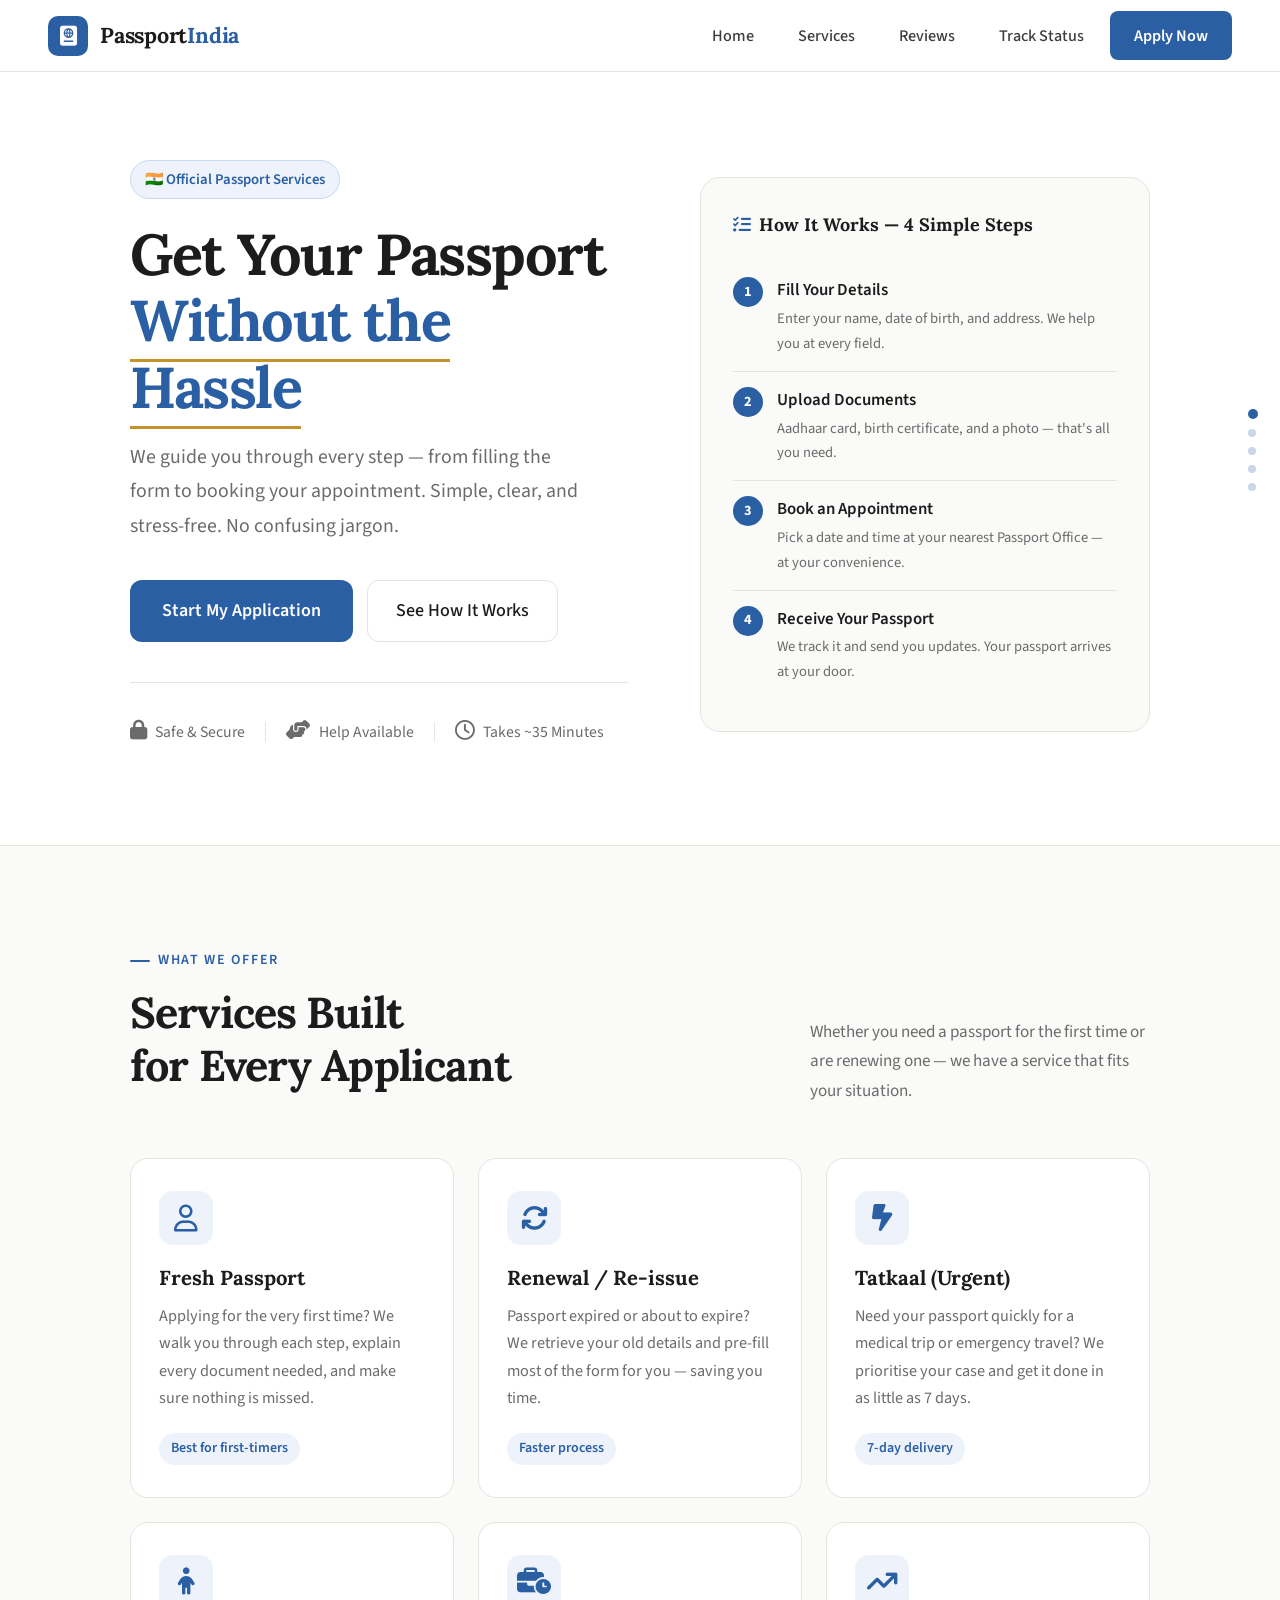
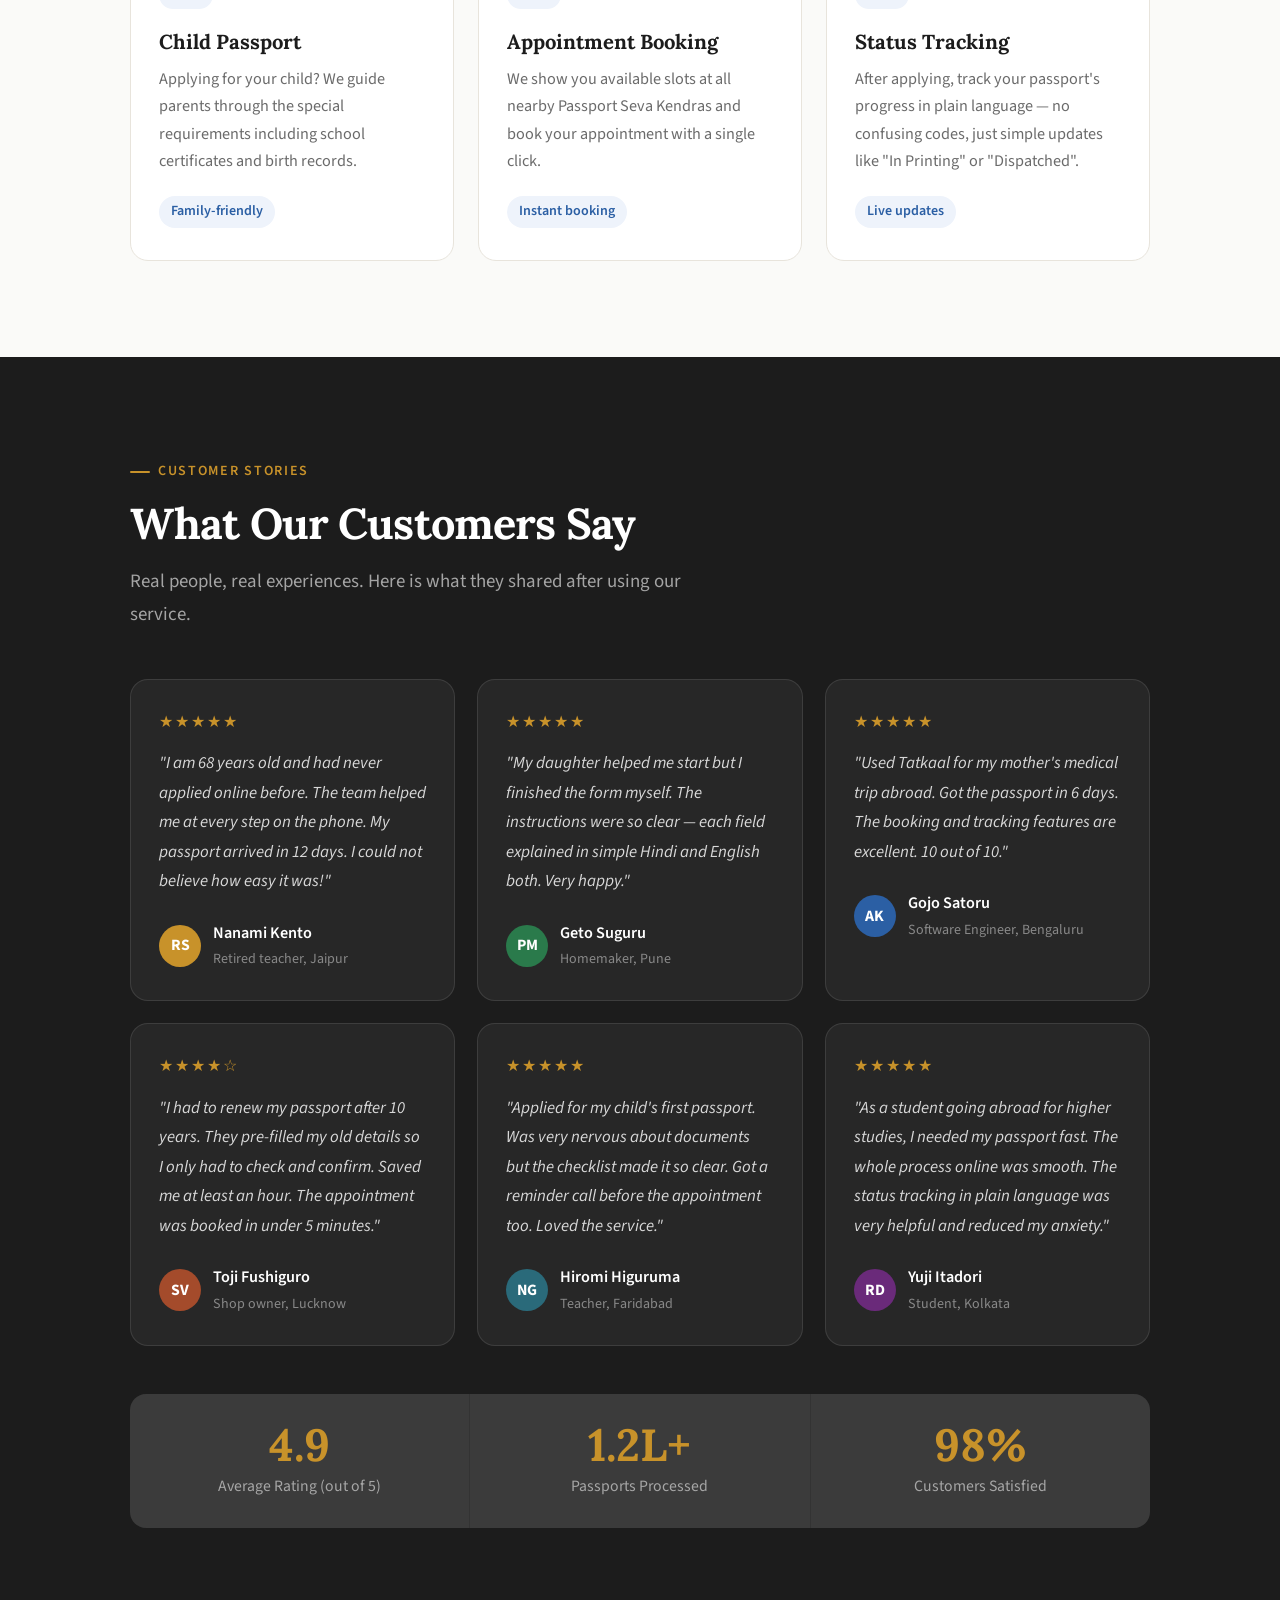
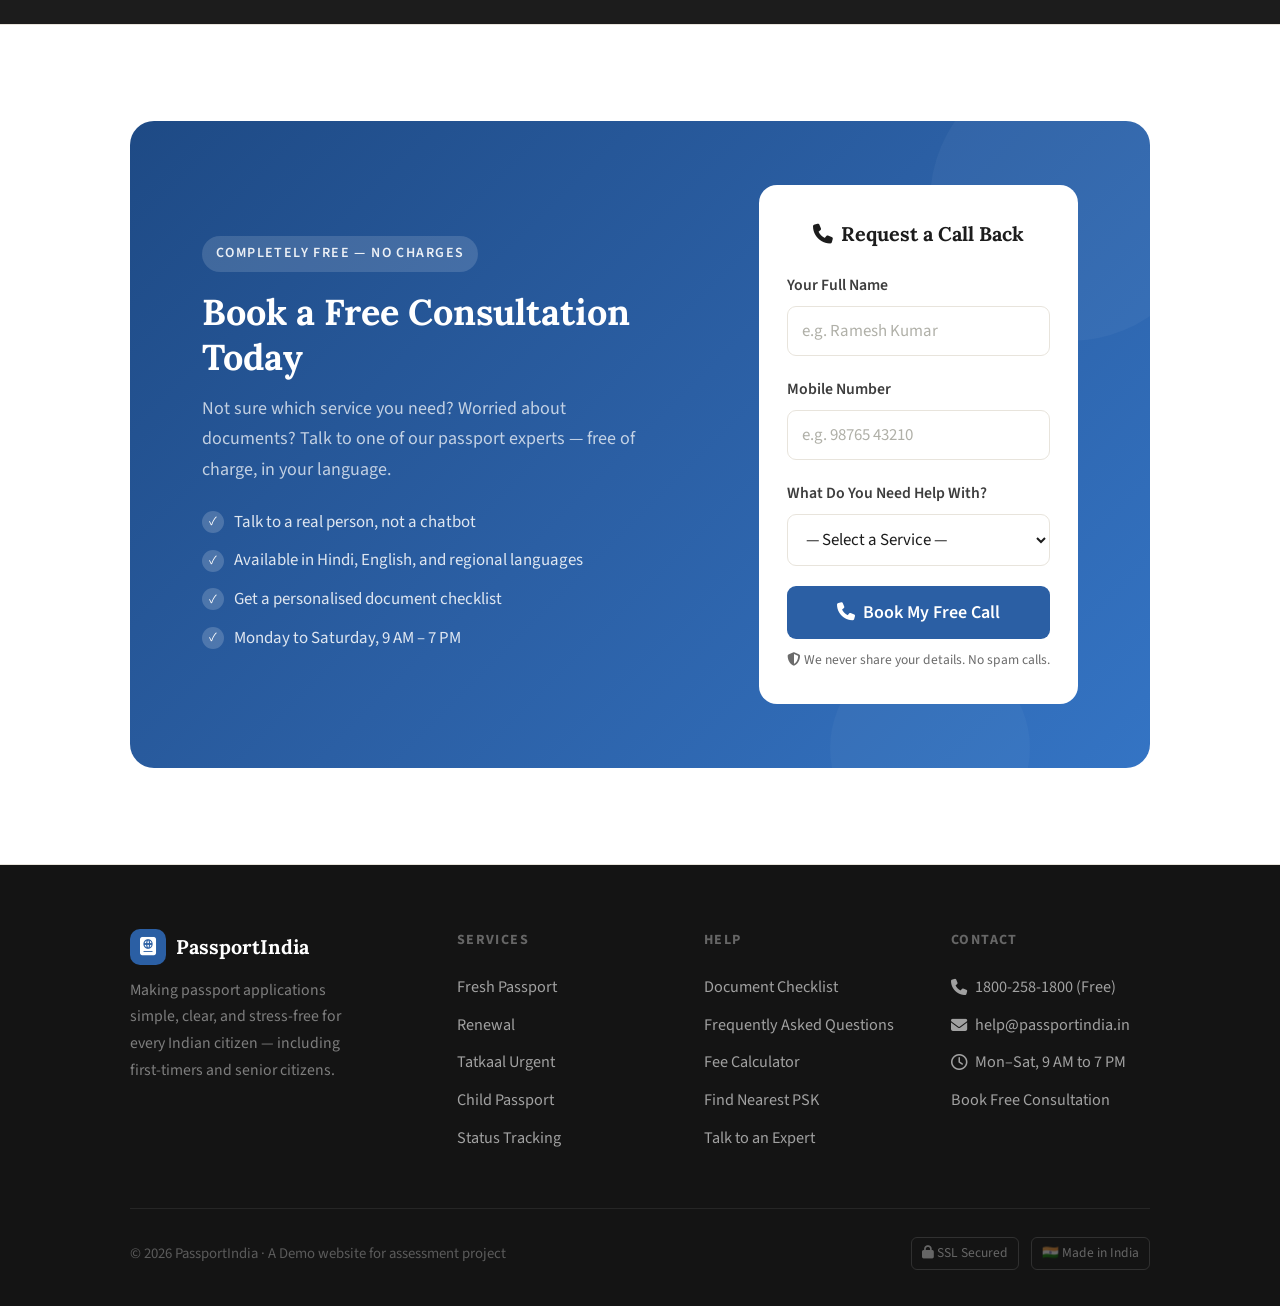
<file: Index.html>
<!DOCTYPE html>
<html lang="en">
<head>
<meta charset="UTF-8">
<meta name="viewport" content="width=device-width, initial-scale=1.0">
<title>PassportIndia – Easy Passport Services</title>
<link href="https://fonts.googleapis.com/css2?family=Lora:wght@400;600;700&family=Source+Sans+3:wght@300;400;500;600&display=swap" rel="stylesheet">
<link rel="stylesheet" href="style.css">
<link rel="stylesheet" href="https://cdnjs.cloudflare.com/ajax/libs/font-awesome/6.5.0/css/all.min.css">
</head>
<body>

<div class="scroll-dots" id="scrollDots">
  <button class="scroll-dot active" data-label="Home" onclick="scrollTo_('#home')"></button>
  <button class="scroll-dot" data-label="Services" onclick="scrollTo_('#services')"></button>
  <button class="scroll-dot" data-label="Reviews" onclick="scrollTo_('#reviews')"></button>
  <button class="scroll-dot" data-label="Consultation" onclick="scrollTo_('#consultation')"></button>
  <button class="scroll-dot" data-label="Footer" onclick="scrollTo_('footer')"></button>
</div>

<nav id="mainNav">
  <a class="logo" href="index.html">
    <div class="logo-mark"><i class="fa-solid fa-passport"></i></div>
    <span class="logo-text">Passport<span>India</span></span>
  </a>
  <div class="nav-links">
    <a class="nav-link" href="#home">Home</a>
    <a class="nav-link" href="#services">Services</a>
    <a class="nav-link" href="#reviews">Reviews</a>
    <a class="nav-link" href="track.html">Track Status</a>
    <a class="nav-cta" href="apply.html">Apply Now</a>
  </div>
</nav>

<section id="home">
  <div class="hero-grid">
    <div>
      <div class="hero-tag reveal">🇮🇳 Official Passport Services</div>
      <h1 class="reveal reveal-delay-1">
        Get Your Passport<br>
        <em>Without the Hassle</em>
      </h1>
      <p class="hero-desc reveal reveal-delay-2">
        We guide you through every step — from filling the form to booking your appointment. Simple, clear, and stress-free. No confusing jargon.
      </p>
      <div class="hero-actions reveal reveal-delay-3">
        <a class="btn-primary" href="apply.html"> Start My Application</a>
        <a class="btn-secondary" href="#services">See How It Works</a>
      </div>
      <div class="hero-trust reveal reveal-delay-4">
        <div class="trust-item"><span class="t-icon"><i class="fa-solid fa-lock"></i></span> Safe &amp; Secure</div>
        <div class="trust-sep"></div>
        <div class="trust-item"><span class="t-icon"><i class="fa-solid fa-handshake-angle"></i></span> Help Available</div>
        <div class="trust-sep"></div>
        <div class="trust-item"><span class="t-icon"><i class="fa-regular fa-clock"></i></span> Takes ~35 Minutes</div>
      </div>
    </div>

    <div class="reveal reveal-delay-2">
      <div class="hero-panel">
        <div class="hero-panel-title"><i class="fa-solid fa-list-check" style="color:var(--accent)"></i> How It Works — 4 Simple Steps</div>
        <div class="steps-list">
          <div class="step-row">
            <div class="step-num">1</div>
            <div><h5>Fill Your Details</h5><p>Enter your name, date of birth, and address. We help you at every field.</p></div>
          </div>
          <div class="step-row">
            <div class="step-num">2</div>
            <div><h5>Upload Documents</h5><p>Aadhaar card, birth certificate, and a photo — that's all you need.</p></div>
          </div>
          <div class="step-row">
            <div class="step-num">3</div>
            <div><h5>Book an Appointment</h5><p>Pick a date and time at your nearest Passport Office — at your convenience.</p></div>
          </div>
          <div class="step-row">
            <div class="step-num">4</div>
            <div><h5>Receive Your Passport</h5><p>We track it and send you updates. Your passport arrives at your door.</p></div>
          </div>
        </div>
      </div>
    </div>
  </div>
</section>

<section id="services">
  <div class="container">
    <div class="services-header">
      <div>
        <div class="section-eyebrow reveal">What We Offer</div>
        <h2 class="section-title reveal reveal-delay-1">Services Built<br>for Every Applicant</h2>
      </div>
      <p class="section-body reveal reveal-delay-2" style="max-width:340px;font-size:0.95rem;">
        Whether you need a passport for the first time or are renewing one — we have a service that fits your situation.
      </p>
    </div>

    <div class="services-grid">
      <div class="service-card reveal reveal-delay-1">
        <div class="service-icon-wrap"><i class="fa-regular fa-user"></i></div>
        <h3>Fresh Passport</h3>
        <p>Applying for the very first time? We walk you through each step, explain every document needed, and make sure nothing is missed.</p>
        <span class="service-tag">Best for first-timers</span>
      </div>
      <div class="service-card reveal reveal-delay-2">
        <div class="service-icon-wrap"><i class="fa-solid fa-arrows-rotate"></i></div>
        <h3>Renewal / Re-issue</h3>
        <p>Passport expired or about to expire? We retrieve your old details and pre-fill most of the form for you — saving you time.</p>
        <span class="service-tag">Faster process</span>
      </div>
      <div class="service-card reveal reveal-delay-3">
        <div class="service-icon-wrap"><i class="fa-solid fa-bolt-lightning"></i></div>
        <h3>Tatkaal (Urgent)</h3>
        <p>Need your passport quickly for a medical trip or emergency travel? We prioritise your case and get it done in as little as 7 days.</p>
        <span class="service-tag">7-day delivery</span>
      </div>
      <div class="service-card reveal reveal-delay-1">
        <div class="service-icon-wrap"><i class="fa-solid fa-child"></i></div>
        <h3>Child Passport</h3>
        <p>Applying for your child? We guide parents through the special requirements including school certificates and birth records.</p>
        <span class="service-tag">Family-friendly</span>
      </div>
      <div class="service-card reveal reveal-delay-2">
        <div class="service-icon-wrap"><i class="fa-solid fa-business-time"></i></div>
        <h3>Appointment Booking</h3>
        <p>We show you available slots at all nearby Passport Seva Kendras and book your appointment with a single click.</p>
        <span class="service-tag">Instant booking</span>
      </div>
      <div class="service-card reveal reveal-delay-3">
        <div class="service-icon-wrap"><i class="fa-solid fa-arrow-trend-up"></i></div>
        <h3>Status Tracking</h3>
        <p>After applying, track your passport's progress in plain language — no confusing codes, just simple updates like "In Printing" or "Dispatched".</p>
        <span class="service-tag">Live updates</span>
      </div>
    </div>
  </div>
</section>

<section id="reviews">
  <div class="container">
    <div class="section-eyebrow reveal">Customer Stories</div>
    <h2 class="section-title reveal reveal-delay-1">What Our Customers Say</h2>
    <p class="section-body reveal reveal-delay-2">Real people, real experiences. Here is what they shared after using our service.</p>

    <div class="reviews-grid" style="margin-top:48px;">
      <div class="review-card reveal reveal-delay-1">
        <div class="stars">★★★★★</div>
        <p class="review-text">"I am 68 years old and had never applied online before. The team helped me at every step on the phone. My passport arrived in 12 days. I could not believe how easy it was!"</p>
        <div class="review-author">
          <div class="author-avatar av-gold">RS</div>
          <div class="author-info"><h5>Nanami Kento</h5><p>Retired teacher, Jaipur</p></div>
        </div>
      </div>
      <div class="review-card reveal reveal-delay-2">
        <div class="stars">★★★★★</div>
        <p class="review-text">"My daughter helped me start but I finished the form myself. The instructions were so clear — each field explained in simple Hindi and English both. Very happy."</p>
        <div class="review-author">
          <div class="author-avatar av-green">PM</div>
          <div class="author-info"><h5>Geto Suguru</h5><p>Homemaker, Pune</p></div>
        </div>
      </div>
      <div class="review-card reveal reveal-delay-3">
        <div class="stars">★★★★★</div>
        <p class="review-text">"Used Tatkaal for my mother's medical trip abroad. Got the passport in 6 days. The booking and tracking features are excellent. 10 out of 10."</p>
        <div class="review-author">
          <div class="author-avatar av-blue">AK</div>
          <div class="author-info"><h5>Gojo Satoru</h5><p>Software Engineer, Bengaluru</p></div>
        </div>
      </div>
      <div class="review-card reveal reveal-delay-1">
        <div class="stars">★★★★☆</div>
        <p class="review-text">"I had to renew my passport after 10 years. They pre-filled my old details so I only had to check and confirm. Saved me at least an hour. The appointment was booked in under 5 minutes."</p>
        <div class="review-author">
          <div class="author-avatar av-rust">SV</div>
          <div class="author-info"><h5>Toji Fushiguro</h5><p>Shop owner, Lucknow</p></div>
        </div>
      </div>
      <div class="review-card reveal reveal-delay-2">
        <div class="stars">★★★★★</div>
        <p class="review-text">"Applied for my child's first passport. Was very nervous about documents but the checklist made it so clear. Got a reminder call before the appointment too. Loved the service."</p>
        <div class="review-author">
          <div class="author-avatar av-teal">NG</div>
          <div class="author-info"><h5>Hiromi Higuruma</h5><p>Teacher, Faridabad</p></div>
        </div>
      </div>
      <div class="review-card reveal reveal-delay-3">
        <div class="stars">★★★★★</div>
        <p class="review-text">"As a student going abroad for higher studies, I needed my passport fast. The whole process online was smooth. The status tracking in plain language was very helpful and reduced my anxiety."</p>
        <div class="review-author">
          <div class="author-avatar av-plum">RD</div>
          <div class="author-info"><h5>Yuji Itadori</h5><p>Student, Kolkata</p></div>
        </div>
      </div>
    </div>

    <div class="reviews-stat-row reveal" style="margin-top:48px;">
      <div class="stat-block"><div class="num">4.9</div><div class="lbl">Average Rating (out of 5)</div></div>
      <div class="stat-block"><div class="num">1.2L+</div><div class="lbl">Passports Processed</div></div>
      <div class="stat-block"><div class="num">98%</div><div class="lbl">Customers Satisfied</div></div>
    </div>
  </div>
</section>

<section id="consultation">
  <div class="container">
    <div class="cta-card reveal">
      <div>
        <div class="cta-eyebrow">Completely Free — No Charges</div>
        <h2>Book a Free Consultation Today</h2>
        <p>Not sure which service you need? Worried about documents? Talk to one of our passport experts — free of charge, in your language.</p>
        <div class="cta-points">
          <div class="cta-point"><div class="cta-check">✓</div> Talk to a real person, not a chatbot</div>
          <div class="cta-point"><div class="cta-check">✓</div> Available in Hindi, English, and regional languages</div>
          <div class="cta-point"><div class="cta-check">✓</div> Get a personalised document checklist</div>
          <div class="cta-point"><div class="cta-check">✓</div> Monday to Saturday, 9 AM – 7 PM</div>
        </div>
      </div>
      <div class="cta-form-side reveal reveal-delay-2">
        <div class="cta-form">
          <h4><i class="fa-solid fa-phone"></i> Request a Call Back</h4>
          <div id="consultForm">
            <div class="form-group">
              <label>Your Full Name</label>
              <input type="text" id="c-name" placeholder="e.g. Ramesh Kumar">
            </div>
            <div class="form-group">
              <label>Mobile Number</label>
              <input type="tel" id="c-phone" placeholder="e.g. 98765 43210">
            </div>
            <div class="form-group">
              <label>What Do You Need Help With?</label>
              <select id="c-type">
                <option value="">— Select a Service —</option>
                <option>Fresh Passport (First Time)</option>
                <option>Passport Renewal</option>
                <option>Tatkaal / Urgent Passport</option>
                <option>Child Passport</option>
                <option>Tracking My Application</option>
                <option>I'm Not Sure — Need Guidance</option>
              </select>
            </div>
            <button class="btn-cta-submit" onclick="submitConsult()"><i class="fa-solid fa-phone"></i> Book My Free Call</button>
            <div class="form-note"><i class="fa-solid fa-shield-halved"></i> We never share your details. No spam calls.</div>
          </div>
          <div class="form-success" id="consultSuccess">
            <div class="s-icon"><i class="fa-solid fa-circle-check"></i></div>
            <h5>Call Booked Successfully!</h5>
            <p>Our expert will call you within 2 hours between 9 AM – 7 PM.</p>
          </div>
        </div>
      </div>
    </div>
  </div>
</section>

<footer>
  <div class="footer-grid">
    <div class="footer-brand">
      <div style="display:flex;align-items:center;gap:10px;margin-bottom:12px;">
        <div class="logo-mark" style="background:var(--accent);color:white;border-radius:10px;width:36px;height:36px;display:flex;align-items:center;justify-content:center;font-size:1rem;"><i class="fa-solid fa-passport"></i></div>
        <span style="font-family:'Lora',serif;font-size:1.1rem;font-weight:700;color:white;">PassportIndia</span>
      </div>
      <p>Making passport applications simple, clear, and stress-free for every Indian citizen — including first-timers and senior citizens.</p>
    </div>
    <div class="footer-col">
      <h5>Services</h5>
      <a class="footer-link" href="apply.html">Fresh Passport</a>
      <a class="footer-link" href="apply.html">Renewal</a>
      <a class="footer-link" href="apply.html">Tatkaal Urgent</a>
      <a class="footer-link" href="apply.html">Child Passport</a>
      <a class="footer-link" href="track.html">Status Tracking</a>
    </div>
    <div class="footer-col">
      <h5>Help</h5>
      <a class="footer-link" href="apply.html">Document Checklist</a>
      <a class="footer-link" href="#consultation">Frequently Asked Questions</a>
      <a class="footer-link" href="#consultation">Fee Calculator</a>
      <a class="footer-link" href="#consultation">Find Nearest PSK</a>
      <a class="footer-link" href="#consultation">Talk to an Expert</a>
    </div>
    <div class="footer-col">
      <h5>Contact</h5>
      <a class="footer-link"><i class="fa-solid fa-phone"></i> 1800-258-1800 (Free)</a>
      <a class="footer-link"><i class="fa-solid fa-envelope"></i> help@passportindia.in</a>
      <a class="footer-link"><i class="fa-regular fa-clock"></i> Mon–Sat, 9 AM to 7 PM</a>
      <a class="footer-link" href="#consultation">Book Free Consultation</a>
    </div>
  </div>
  <div class="footer-bottom">
    <span>© 2026 PassportIndia · A Demo website for assessment project</span>
    <div class="footer-badges">
      <span class="footer-badge"><i class="fa-solid fa-lock"></i> SSL Secured</span>
      <span class="footer-badge">🇮🇳 Made in India</span>
    </div>
  </div>
</footer>

<script src="script.js"></script>
</body>
</html>
</file>
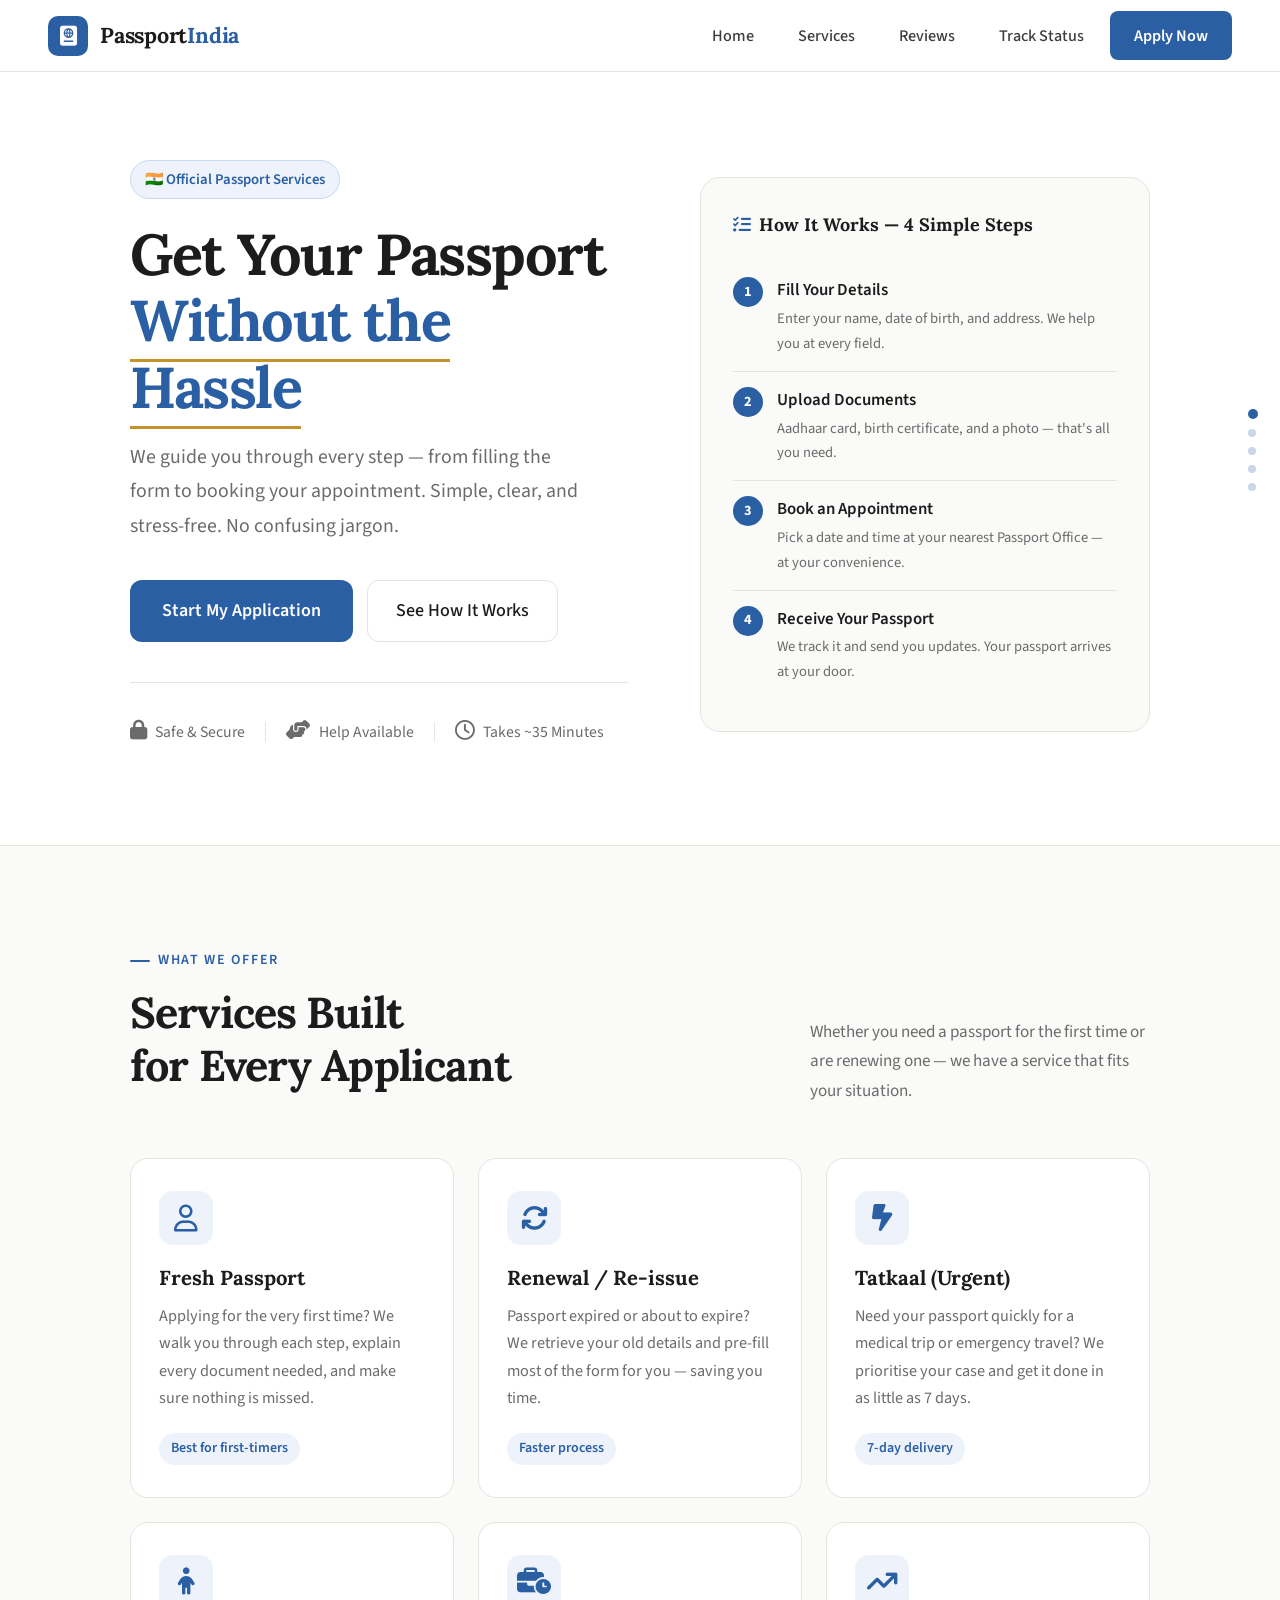
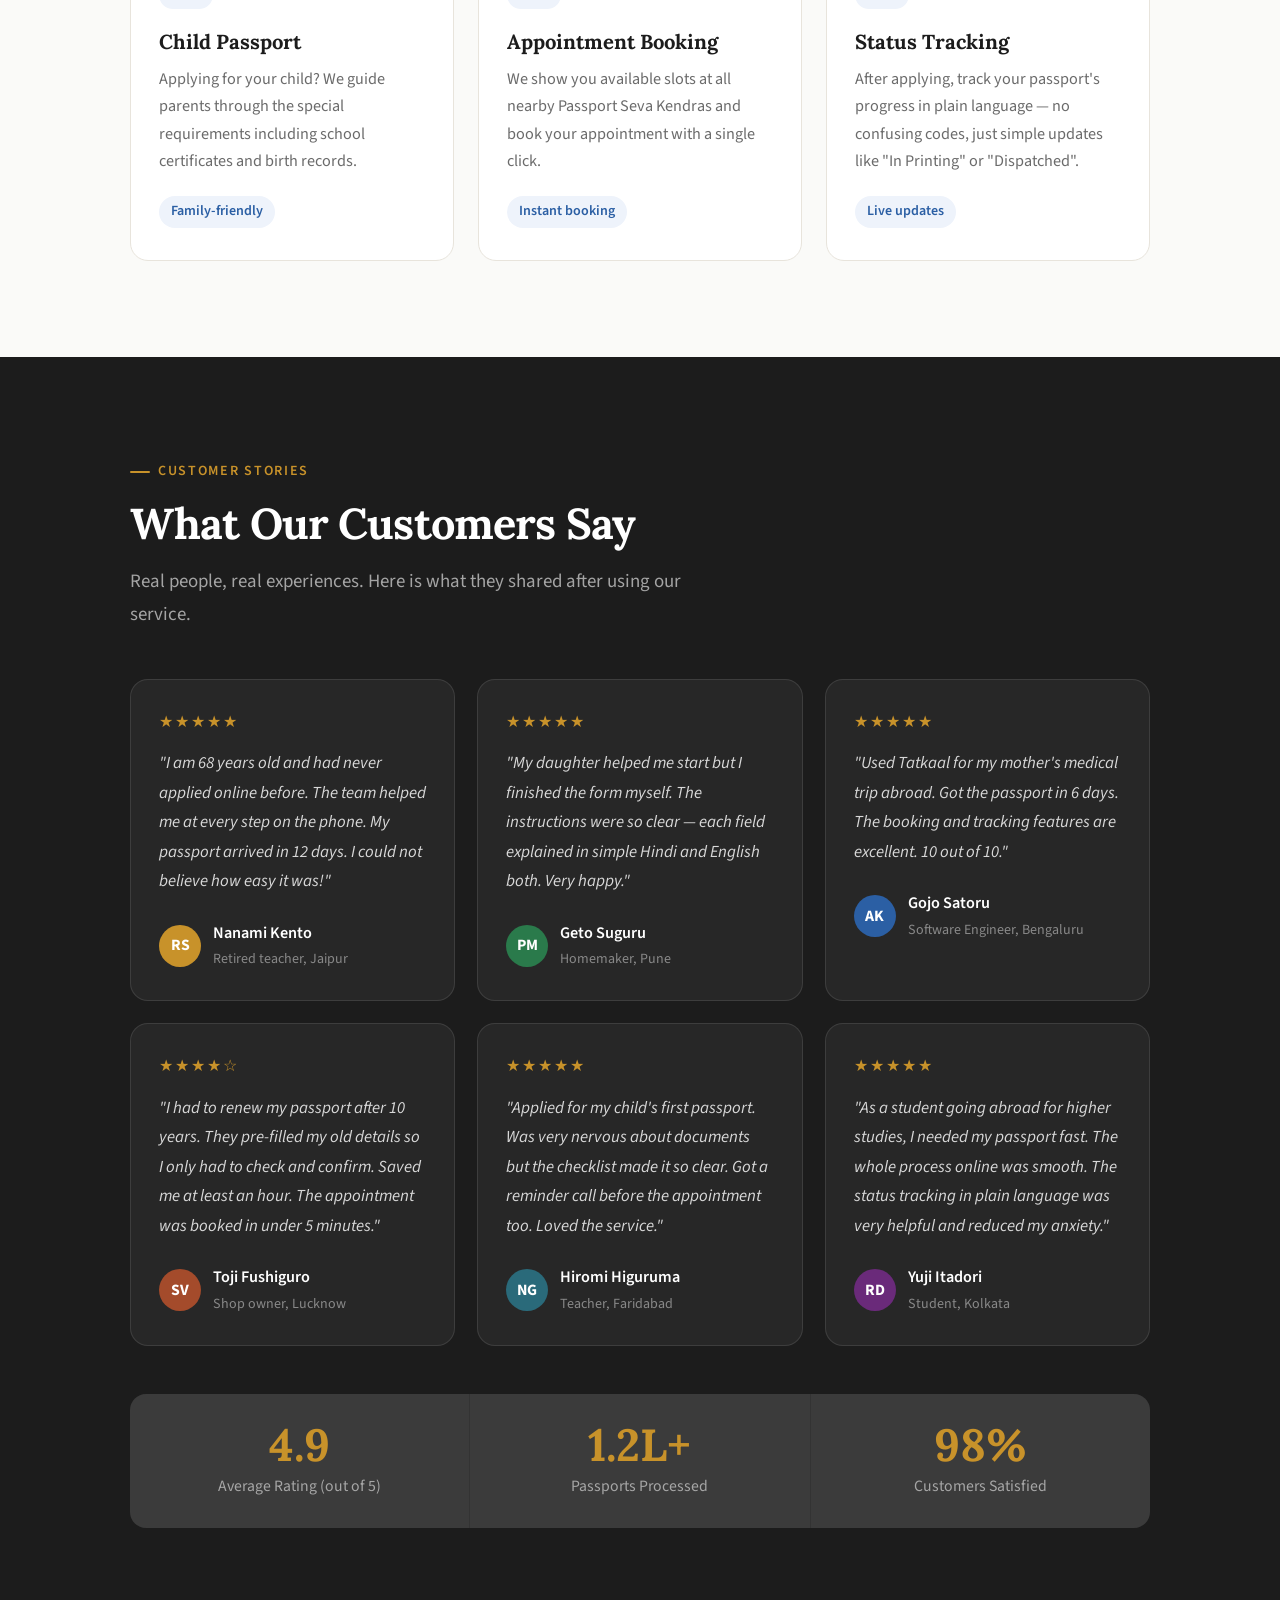
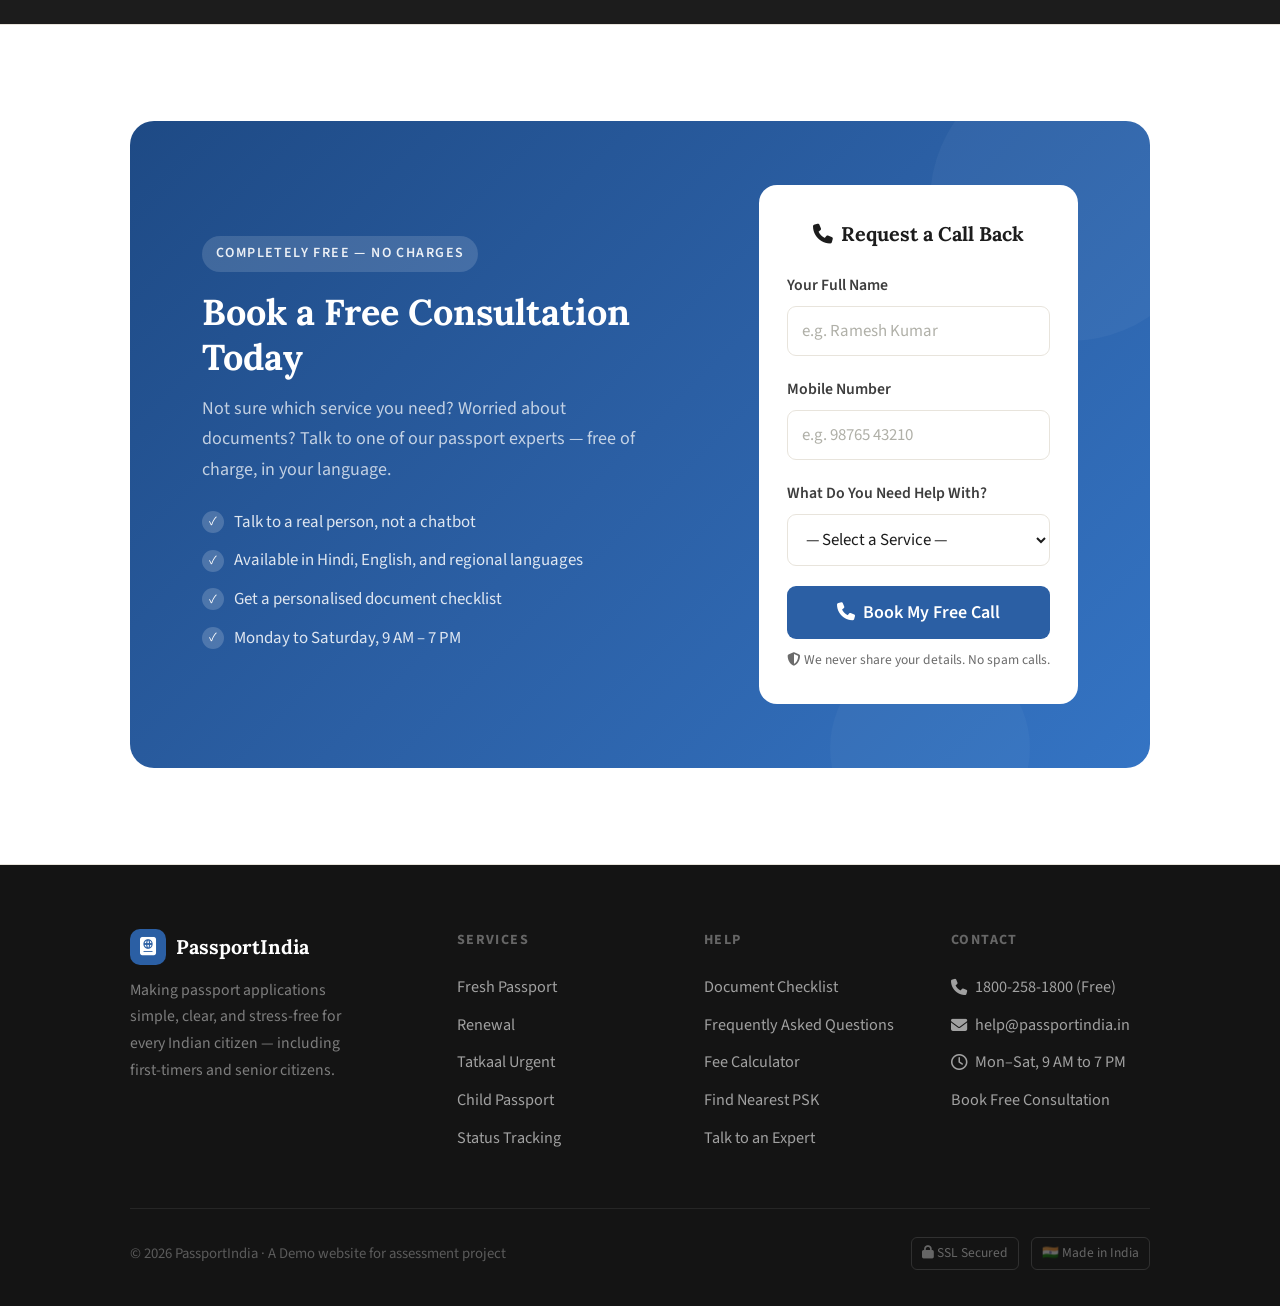
<file: index.html>
<!DOCTYPE html>
<html lang="en">
<head>
<meta charset="UTF-8">
<meta name="viewport" content="width=device-width, initial-scale=1.0">
<title>PassportIndia – Easy Passport Services</title>
<link href="https://fonts.googleapis.com/css2?family=Lora:wght@400;600;700&family=Source+Sans+3:wght@300;400;500;600&display=swap" rel="stylesheet">
<link rel="stylesheet" href="style.css">
<link rel="stylesheet" href="https://cdnjs.cloudflare.com/ajax/libs/font-awesome/6.5.0/css/all.min.css">
</head>
<body>

<div class="scroll-dots" id="scrollDots">
  <button class="scroll-dot active" data-label="Home" onclick="scrollTo_('#home')"></button>
  <button class="scroll-dot" data-label="Services" onclick="scrollTo_('#services')"></button>
  <button class="scroll-dot" data-label="Reviews" onclick="scrollTo_('#reviews')"></button>
  <button class="scroll-dot" data-label="Consultation" onclick="scrollTo_('#consultation')"></button>
  <button class="scroll-dot" data-label="Footer" onclick="scrollTo_('footer')"></button>
</div>

<nav id="mainNav">
  <a class="logo" href="index.html">
    <div class="logo-mark"><i class="fa-solid fa-passport"></i></div>
    <span class="logo-text">Passport<span>India</span></span>
  </a>
  <div class="nav-links">
    <a class="nav-link" href="#home">Home</a>
    <a class="nav-link" href="#services">Services</a>
    <a class="nav-link" href="#reviews">Reviews</a>
    <a class="nav-link" href="track.html">Track Status</a>
    <a class="nav-cta" href="apply.html">Apply Now</a>
  </div>
</nav>

<section id="home">
  <div class="hero-grid">
    <div>
      <div class="hero-tag reveal">🇮🇳 Official Passport Services</div>
      <h1 class="reveal reveal-delay-1">
        Get Your Passport<br>
        <em>Without the Hassle</em>
      </h1>
      <p class="hero-desc reveal reveal-delay-2">
        We guide you through every step — from filling the form to booking your appointment. Simple, clear, and stress-free. No confusing jargon.
      </p>
      <div class="hero-actions reveal reveal-delay-3">
        <a class="btn-primary" href="apply.html"> Start My Application</a>
        <a class="btn-secondary" href="#services">See How It Works</a>
      </div>
      <div class="hero-trust reveal reveal-delay-4">
        <div class="trust-item"><span class="t-icon"><i class="fa-solid fa-lock"></i></span> Safe &amp; Secure</div>
        <div class="trust-sep"></div>
        <div class="trust-item"><span class="t-icon"><i class="fa-solid fa-handshake-angle"></i></span> Help Available</div>
        <div class="trust-sep"></div>
        <div class="trust-item"><span class="t-icon"><i class="fa-regular fa-clock"></i></span> Takes ~35 Minutes</div>
      </div>
    </div>

    <div class="reveal reveal-delay-2">
      <div class="hero-panel">
        <div class="hero-panel-title"><i class="fa-solid fa-list-check" style="color:var(--accent)"></i> How It Works — 4 Simple Steps</div>
        <div class="steps-list">
          <div class="step-row">
            <div class="step-num">1</div>
            <div><h5>Fill Your Details</h5><p>Enter your name, date of birth, and address. We help you at every field.</p></div>
          </div>
          <div class="step-row">
            <div class="step-num">2</div>
            <div><h5>Upload Documents</h5><p>Aadhaar card, birth certificate, and a photo — that's all you need.</p></div>
          </div>
          <div class="step-row">
            <div class="step-num">3</div>
            <div><h5>Book an Appointment</h5><p>Pick a date and time at your nearest Passport Office — at your convenience.</p></div>
          </div>
          <div class="step-row">
            <div class="step-num">4</div>
            <div><h5>Receive Your Passport</h5><p>We track it and send you updates. Your passport arrives at your door.</p></div>
          </div>
        </div>
      </div>
    </div>
  </div>
</section>

<section id="services">
  <div class="container">
    <div class="services-header">
      <div>
        <div class="section-eyebrow reveal">What We Offer</div>
        <h2 class="section-title reveal reveal-delay-1">Services Built<br>for Every Applicant</h2>
      </div>
      <p class="section-body reveal reveal-delay-2" style="max-width:340px;font-size:0.95rem;">
        Whether you need a passport for the first time or are renewing one — we have a service that fits your situation.
      </p>
    </div>

    <div class="services-grid">
      <div class="service-card reveal reveal-delay-1">
        <div class="service-icon-wrap"><i class="fa-regular fa-user"></i></div>
        <h3>Fresh Passport</h3>
        <p>Applying for the very first time? We walk you through each step, explain every document needed, and make sure nothing is missed.</p>
        <span class="service-tag">Best for first-timers</span>
      </div>
      <div class="service-card reveal reveal-delay-2">
        <div class="service-icon-wrap"><i class="fa-solid fa-arrows-rotate"></i></div>
        <h3>Renewal / Re-issue</h3>
        <p>Passport expired or about to expire? We retrieve your old details and pre-fill most of the form for you — saving you time.</p>
        <span class="service-tag">Faster process</span>
      </div>
      <div class="service-card reveal reveal-delay-3">
        <div class="service-icon-wrap"><i class="fa-solid fa-bolt-lightning"></i></div>
        <h3>Tatkaal (Urgent)</h3>
        <p>Need your passport quickly for a medical trip or emergency travel? We prioritise your case and get it done in as little as 7 days.</p>
        <span class="service-tag">7-day delivery</span>
      </div>
      <div class="service-card reveal reveal-delay-1">
        <div class="service-icon-wrap"><i class="fa-solid fa-child"></i></div>
        <h3>Child Passport</h3>
        <p>Applying for your child? We guide parents through the special requirements including school certificates and birth records.</p>
        <span class="service-tag">Family-friendly</span>
      </div>
      <div class="service-card reveal reveal-delay-2">
        <div class="service-icon-wrap"><i class="fa-solid fa-business-time"></i></div>
        <h3>Appointment Booking</h3>
        <p>We show you available slots at all nearby Passport Seva Kendras and book your appointment with a single click.</p>
        <span class="service-tag">Instant booking</span>
      </div>
      <div class="service-card reveal reveal-delay-3">
        <div class="service-icon-wrap"><i class="fa-solid fa-arrow-trend-up"></i></div>
        <h3>Status Tracking</h3>
        <p>After applying, track your passport's progress in plain language — no confusing codes, just simple updates like "In Printing" or "Dispatched".</p>
        <span class="service-tag">Live updates</span>
      </div>
    </div>
  </div>
</section>

<section id="reviews">
  <div class="container">
    <div class="section-eyebrow reveal">Customer Stories</div>
    <h2 class="section-title reveal reveal-delay-1">What Our Customers Say</h2>
    <p class="section-body reveal reveal-delay-2">Real people, real experiences. Here is what they shared after using our service.</p>

    <div class="reviews-grid" style="margin-top:48px;">
      <div class="review-card reveal reveal-delay-1">
        <div class="stars">★★★★★</div>
        <p class="review-text">"I am 68 years old and had never applied online before. The team helped me at every step on the phone. My passport arrived in 12 days. I could not believe how easy it was!"</p>
        <div class="review-author">
          <div class="author-avatar av-gold">RS</div>
          <div class="author-info"><h5>Nanami Kento</h5><p>Retired teacher, Jaipur</p></div>
        </div>
      </div>
      <div class="review-card reveal reveal-delay-2">
        <div class="stars">★★★★★</div>
        <p class="review-text">"My daughter helped me start but I finished the form myself. The instructions were so clear — each field explained in simple Hindi and English both. Very happy."</p>
        <div class="review-author">
          <div class="author-avatar av-green">PM</div>
          <div class="author-info"><h5>Geto Suguru</h5><p>Homemaker, Pune</p></div>
        </div>
      </div>
      <div class="review-card reveal reveal-delay-3">
        <div class="stars">★★★★★</div>
        <p class="review-text">"Used Tatkaal for my mother's medical trip abroad. Got the passport in 6 days. The booking and tracking features are excellent. 10 out of 10."</p>
        <div class="review-author">
          <div class="author-avatar av-blue">AK</div>
          <div class="author-info"><h5>Gojo Satoru</h5><p>Software Engineer, Bengaluru</p></div>
        </div>
      </div>
      <div class="review-card reveal reveal-delay-1">
        <div class="stars">★★★★☆</div>
        <p class="review-text">"I had to renew my passport after 10 years. They pre-filled my old details so I only had to check and confirm. Saved me at least an hour. The appointment was booked in under 5 minutes."</p>
        <div class="review-author">
          <div class="author-avatar av-rust">SV</div>
          <div class="author-info"><h5>Toji Fushiguro</h5><p>Shop owner, Lucknow</p></div>
        </div>
      </div>
      <div class="review-card reveal reveal-delay-2">
        <div class="stars">★★★★★</div>
        <p class="review-text">"Applied for my child's first passport. Was very nervous about documents but the checklist made it so clear. Got a reminder call before the appointment too. Loved the service."</p>
        <div class="review-author">
          <div class="author-avatar av-teal">NG</div>
          <div class="author-info"><h5>Hiromi Higuruma</h5><p>Teacher, Faridabad</p></div>
        </div>
      </div>
      <div class="review-card reveal reveal-delay-3">
        <div class="stars">★★★★★</div>
        <p class="review-text">"As a student going abroad for higher studies, I needed my passport fast. The whole process online was smooth. The status tracking in plain language was very helpful and reduced my anxiety."</p>
        <div class="review-author">
          <div class="author-avatar av-plum">RD</div>
          <div class="author-info"><h5>Yuji Itadori</h5><p>Student, Kolkata</p></div>
        </div>
      </div>
    </div>

    <div class="reviews-stat-row reveal" style="margin-top:48px;">
      <div class="stat-block"><div class="num">4.9</div><div class="lbl">Average Rating (out of 5)</div></div>
      <div class="stat-block"><div class="num">1.2L+</div><div class="lbl">Passports Processed</div></div>
      <div class="stat-block"><div class="num">98%</div><div class="lbl">Customers Satisfied</div></div>
    </div>
  </div>
</section>

<section id="consultation">
  <div class="container">
    <div class="cta-card reveal">
      <div>
        <div class="cta-eyebrow">Completely Free — No Charges</div>
        <h2>Book a Free Consultation Today</h2>
        <p>Not sure which service you need? Worried about documents? Talk to one of our passport experts — free of charge, in your language.</p>
        <div class="cta-points">
          <div class="cta-point"><div class="cta-check">✓</div> Talk to a real person, not a chatbot</div>
          <div class="cta-point"><div class="cta-check">✓</div> Available in Hindi, English, and regional languages</div>
          <div class="cta-point"><div class="cta-check">✓</div> Get a personalised document checklist</div>
          <div class="cta-point"><div class="cta-check">✓</div> Monday to Saturday, 9 AM – 7 PM</div>
        </div>
      </div>
      <div class="cta-form-side reveal reveal-delay-2">
        <div class="cta-form">
          <h4><i class="fa-solid fa-phone"></i> Request a Call Back</h4>
          <div id="consultForm">
            <div class="form-group">
              <label>Your Full Name</label>
              <input type="text" id="c-name" placeholder="e.g. Ramesh Kumar">
            </div>
            <div class="form-group">
              <label>Mobile Number</label>
              <input type="tel" id="c-phone" placeholder="e.g. 98765 43210">
            </div>
            <div class="form-group">
              <label>What Do You Need Help With?</label>
              <select id="c-type">
                <option value="">— Select a Service —</option>
                <option>Fresh Passport (First Time)</option>
                <option>Passport Renewal</option>
                <option>Tatkaal / Urgent Passport</option>
                <option>Child Passport</option>
                <option>Tracking My Application</option>
                <option>I'm Not Sure — Need Guidance</option>
              </select>
            </div>
            <button class="btn-cta-submit" onclick="submitConsult()"><i class="fa-solid fa-phone"></i> Book My Free Call</button>
            <div class="form-note"><i class="fa-solid fa-shield-halved"></i> We never share your details. No spam calls.</div>
          </div>
          <div class="form-success" id="consultSuccess">
            <div class="s-icon"><i class="fa-solid fa-circle-check"></i></div>
            <h5>Call Booked Successfully!</h5>
            <p>Our expert will call you within 2 hours between 9 AM – 7 PM.</p>
          </div>
        </div>
      </div>
    </div>
  </div>
</section>

<footer>
  <div class="footer-grid">
    <div class="footer-brand">
      <div style="display:flex;align-items:center;gap:10px;margin-bottom:12px;">
        <div class="logo-mark" style="background:var(--accent);color:white;border-radius:10px;width:36px;height:36px;display:flex;align-items:center;justify-content:center;font-size:1rem;"><i class="fa-solid fa-passport"></i></div>
        <span style="font-family:'Lora',serif;font-size:1.1rem;font-weight:700;color:white;">PassportIndia</span>
      </div>
      <p>Making passport applications simple, clear, and stress-free for every Indian citizen — including first-timers and senior citizens.</p>
    </div>
    <div class="footer-col">
      <h5>Services</h5>
      <a class="footer-link" href="apply.html">Fresh Passport</a>
      <a class="footer-link" href="apply.html">Renewal</a>
      <a class="footer-link" href="apply.html">Tatkaal Urgent</a>
      <a class="footer-link" href="apply.html">Child Passport</a>
      <a class="footer-link" href="track.html">Status Tracking</a>
    </div>
    <div class="footer-col">
      <h5>Help</h5>
      <a class="footer-link" href="apply.html">Document Checklist</a>
      <a class="footer-link" href="#consultation">Frequently Asked Questions</a>
      <a class="footer-link" href="#consultation">Fee Calculator</a>
      <a class="footer-link" href="#consultation">Find Nearest PSK</a>
      <a class="footer-link" href="#consultation">Talk to an Expert</a>
    </div>
    <div class="footer-col">
      <h5>Contact</h5>
      <a class="footer-link"><i class="fa-solid fa-phone"></i> 1800-258-1800 (Free)</a>
      <a class="footer-link"><i class="fa-solid fa-envelope"></i> help@passportindia.in</a>
      <a class="footer-link"><i class="fa-regular fa-clock"></i> Mon–Sat, 9 AM to 7 PM</a>
      <a class="footer-link" href="#consultation">Book Free Consultation</a>
    </div>
  </div>
  <div class="footer-bottom">
    <span>© 2026 PassportIndia · A Demo website for assessment project</span>
    <div class="footer-badges">
      <span class="footer-badge"><i class="fa-solid fa-lock"></i> SSL Secured</span>
      <span class="footer-badge">🇮🇳 Made in India</span>
    </div>
  </div>
</footer>

<script src="script.js"></script>
</body>
</html>
</file>
<file: style.css>
* { margin: 0; padding: 0; box-sizing: border-box; }
html { scroll-behavior: smooth; font-size: 18px; }

:root {
  --ink:     #1C1C1C;
  --ink-mid: #3D3D3D;
  --ink-soft:#6B6B6B;
  --paper:   #FAFAF8;
  --white:   #FFFFFF;
  --rule:    #E8E4DC;
  --accent:  #2B5FA4;
  --accent-h:#1E4A85;
  --gold:    #C8922A;
  --green:   #2A7A4B;
  --red:     #C0392B;
  --r: 12px;
}

body {
  font-family: 'Source Sans 3', sans-serif;
  background: var(--paper);
  color: var(--ink);
  line-height: 1.7;
}

/* ── NAV ── */
nav {
  position: fixed;
  top: 0; left: 0; right: 0;
  z-index: 100;
  background: var(--white);
  border-bottom: 1.5px solid var(--rule);
  padding: 0 48px;
  height: 72px;
  display: flex;
  align-items: center;
  justify-content: space-between;
  transition: box-shadow 0.3s;
}
nav.scrolled { box-shadow: 0 2px 24px rgba(0,0,0,0.07); }
.logo {
  display: flex; align-items: center; gap: 12px;
  text-decoration: none;
}
.logo-mark {
  width: 40px; height: 40px;
  background: var(--accent);
  border-radius: 10px;
  display: flex; align-items: center; justify-content: center;
  color: white;
  font-size: 1.1rem;
}
.logo-text {
  font-family: 'Lora', serif;
  font-size: 1.2rem;
  font-weight: 700;
  color: var(--ink);
  letter-spacing: -0.01em;
}
.logo-text span { color: var(--accent); }
.nav-links { display: flex; align-items: center; gap: 8px; }
.nav-link {
  padding: 10px 18px;
  border-radius: 8px;
  font-size: 0.9rem;
  font-weight: 500;
  color: var(--ink-mid);
  text-decoration: none;
  background: none; border: none;
  cursor: pointer;
  font-family: 'Source Sans 3', sans-serif;
  transition: background 0.2s, color 0.2s;
  display: flex; align-items: center; gap: 6px;
}
.nav-link:hover { background: #f0f0ed; color: var(--ink); }
.nav-cta {
  padding: 11px 24px;
  background: var(--accent);
  color: white;
  border-radius: 8px;
  font-size: 0.9rem;
  font-weight: 600;
  border: none; cursor: pointer;
  font-family: 'Source Sans 3', sans-serif;
  transition: background 0.2s;
  text-decoration: none;
}
.nav-cta:hover { background: var(--accent-h); }

/* ── SHARED ── */
section { padding: 96px 48px; }
.container { max-width: 1020px; margin: 0 auto; }

.section-eyebrow {
  display: inline-flex; align-items: center; gap: 8px;
  font-size: 0.78rem; font-weight: 600;
  text-transform: uppercase; letter-spacing: 0.12em;
  color: var(--accent); margin-bottom: 14px;
}
.section-eyebrow::before {
  content: ''; display: block;
  width: 20px; height: 2px;
  background: var(--accent); border-radius: 2px;
}
h2.section-title {
  font-family: 'Lora', serif;
  font-size: 2.4rem; font-weight: 700;
  color: var(--ink); line-height: 1.22;
  letter-spacing: -0.02em; margin-bottom: 14px;
}
.section-body {
  font-size: 1.05rem; color: var(--ink-soft);
  max-width: 560px; line-height: 1.75;
}

/* ── SCROLL FADE-IN ── */
.reveal { opacity: 0; transform: translateY(28px); transition: opacity 0.65s ease, transform 0.65s ease; }
.reveal.visible { opacity: 1; transform: translateY(0); }
.reveal-delay-1 { transition-delay: 0.1s; }
.reveal-delay-2 { transition-delay: 0.2s; }
.reveal-delay-3 { transition-delay: 0.3s; }
.reveal-delay-4 { transition-delay: 0.4s; }

/* ── HERO ── */
#home { padding-top: 160px; padding-bottom: 96px; background: var(--white); border-bottom: 1.5px solid var(--rule); }
.hero-grid { max-width: 1020px; margin: 0 auto; display: grid; grid-template-columns: 1.05fr 0.95fr; gap: 72px; align-items: center; }
.hero-tag { display: inline-flex; align-items: center; gap: 7px; background: #EEF3FB; color: var(--accent); font-size: 0.82rem; font-weight: 600; padding: 6px 14px; border-radius: 100px; margin-bottom: 22px; border: 1px solid #C7D9F3; }
h1 { font-family: 'Lora', serif; font-size: 3.2rem; font-weight: 700; color: var(--ink); line-height: 1.15; letter-spacing: -0.025em; margin-bottom: 20px; }
h1 em { font-style: normal; color: var(--accent); border-bottom: 3px solid var(--gold); padding-bottom: 2px; }
.hero-desc { font-size: 1.1rem; color: var(--ink-soft); line-height: 1.75; margin-bottom: 36px; max-width: 460px; }
.hero-actions { display: flex; gap: 14px; flex-wrap: wrap; align-items: center; }
.btn-primary { display: inline-flex; align-items: center; gap: 9px; padding: 16px 32px; background: var(--accent); color: white; border-radius: var(--r); font-size: 1rem; font-weight: 600; font-family: 'Source Sans 3', sans-serif; border: none; cursor: pointer; text-decoration: none; transition: background 0.2s, transform 0.15s; }
.btn-primary:hover { background: var(--accent-h); transform: translateY(-2px); }
.btn-secondary { display: inline-flex; align-items: center; gap: 9px; padding: 15px 28px; background: transparent; color: var(--ink); border-radius: var(--r); font-size: 1rem; font-weight: 500; font-family: 'Source Sans 3', sans-serif; border: 1.5px solid var(--rule); cursor: pointer; text-decoration: none; transition: background 0.2s, border-color 0.2s; }
.btn-secondary:hover { background: #f0f0ed; border-color: #ccc; }
.hero-trust { margin-top: 40px; display: flex; align-items: center; gap: 20px; padding-top: 32px; border-top: 1px solid var(--rule); }
.trust-item { display: flex; align-items: center; gap: 8px; font-size: 0.875rem; color: var(--ink-soft); }
.trust-item .t-icon { font-size: 1.1rem; }
.trust-sep { width: 1px; height: 20px; background: var(--rule); }
.hero-panel { background: var(--paper); border: 1.5px solid var(--rule); border-radius: 20px; padding: 32px; position: relative; }
.hero-panel-title { font-family: 'Lora', serif; font-size: 1rem; font-weight: 700; color: var(--ink); margin-bottom: 22px; display: flex; align-items: center; gap: 8px; }
.steps-list { display: flex; flex-direction: column; gap: 0; }
.step-row { display: flex; align-items: flex-start; gap: 14px; padding: 14px 0; border-bottom: 1px solid var(--rule); position: relative; }
.step-row:last-child { border-bottom: none; }
.step-num { width: 30px; height: 30px; min-width: 30px; background: var(--accent); border-radius: 50%; color: white; font-size: 0.8rem; font-weight: 700; display: flex; align-items: center; justify-content: center; margin-top: 1px; }
.step-row h5 { font-size: 0.9375rem; font-weight: 600; color: var(--ink); margin-bottom: 2px; }
.step-row p { font-size: 0.8125rem; color: var(--ink-soft); }
.hero-panel-footer { margin-top: 20px; padding-top: 18px; border-top: 1px solid var(--rule); display: flex; align-items: center; justify-content: space-between; }
.time-badge { background: #EEF3FB; color: var(--accent); padding: 5px 12px; border-radius: 100px; font-size: 0.8rem; font-weight: 600; }

/* ── SERVICES ── */
#services { background: var(--paper); }
.services-header { display: flex; align-items: flex-end; justify-content: space-between; margin-bottom: 52px; gap: 24px; }
.services-grid { display: grid; grid-template-columns: repeat(3, 1fr); gap: 24px; }
.service-card { background: var(--white); border: 1.5px solid var(--rule); border-radius: 18px; padding: 32px 28px; transition: box-shadow 0.25s, border-color 0.25s, transform 0.2s; cursor: default; position: relative; overflow: hidden; }
.service-card:hover { box-shadow: 0 8px 36px rgba(43,95,164,0.10); border-color: #b8ccee; transform: translateY(-3px); }
.service-card::before { content: ''; position: absolute; top: 0; left: 0; right: 0; height: 3px; background: var(--accent); opacity: 0; transition: opacity 0.25s; }
.service-card:hover::before { opacity: 1; }
.service-icon-wrap { width: 54px; height: 54px; border-radius: 14px; background: #EEF3FB; display: flex; align-items: center; justify-content: center; font-size: 1.5rem; margin-bottom: 20px; color: var(--accent); }
.service-card h3 { font-family: 'Lora', serif; font-size: 1.125rem; font-weight: 700; color: var(--ink); margin-bottom: 10px; line-height: 1.3; }
.service-card p { font-size: 0.9rem; color: var(--ink-soft); line-height: 1.7; margin-bottom: 20px; }
.service-tag { display: inline-flex; align-items: center; gap: 5px; font-size: 0.78rem; font-weight: 600; color: var(--accent); background: #EEF3FB; padding: 4px 12px; border-radius: 100px; }

/* ── REVIEWS ── */
#reviews { background: var(--ink); color: var(--white); }
#reviews .section-eyebrow { color: var(--gold); }
#reviews .section-eyebrow::before { background: var(--gold); }
#reviews h2.section-title { color: var(--white); }
#reviews .section-body { color: rgba(255,255,255,0.6); }
.reviews-grid { display: grid; grid-template-columns: repeat(3, 1fr); gap: 22px; margin-top: 52px; }
.review-card { background: rgba(255,255,255,0.05); border: 1.5px solid rgba(255,255,255,0.1); border-radius: 18px; padding: 28px; transition: background 0.2s, border-color 0.2s; }
.review-card:hover { background: rgba(255,255,255,0.09); border-color: rgba(255,255,255,0.18); }
.stars { color: var(--gold); font-size: 0.9rem; letter-spacing: 2px; margin-bottom: 14px; }
.review-text { font-size: 0.9375rem; color: rgba(255,255,255,0.82); line-height: 1.75; margin-bottom: 22px; font-style: italic; }
.review-author { display: flex; align-items: center; gap: 12px; }
.author-avatar { width: 42px; height: 42px; border-radius: 50%; display: flex; align-items: center; justify-content: center; font-size: 0.875rem; font-weight: 700; color: white; flex-shrink: 0; }
.av-blue  { background: #2B5FA4; }
.av-gold  { background: #C8922A; }
.av-green { background: #2A7A4B; }
.av-rust  { background: #A44B2B; }
.av-teal  { background: #2A6A7A; }
.av-plum  { background: #6A2A7A; }
.author-info h5 { font-size: 0.9rem; font-weight: 600; color: white; margin-bottom: 2px; }
.author-info p  { font-size: 0.78rem; color: rgba(255,255,255,0.45); }
.reviews-stat-row { display: grid; grid-template-columns: repeat(3, 1fr); gap: 1px; background: rgba(255,255,255,0.1); border-radius: 16px; overflow: hidden; margin-top: 52px; }
.stat-block { background: rgba(255,255,255,0.04); padding: 28px; text-align: center; }
.stat-block .num { font-family: 'Lora', serif; font-size: 2.5rem; font-weight: 700; color: var(--gold); line-height: 1; margin-bottom: 6px; }
.stat-block .lbl { font-size: 0.875rem; color: rgba(255,255,255,0.55); }

/* ── CONSULTATION ── */
#consultation { background: var(--white); border-top: 1.5px solid var(--rule); border-bottom: 1.5px solid var(--rule); }
.cta-card { background: linear-gradient(135deg, #1E4A85 0%, #2B5FA4 50%, #3474c4 100%); border-radius: 24px; padding: 64px 72px; display: grid; grid-template-columns: 1fr auto; gap: 48px; align-items: center; position: relative; overflow: hidden; }
.cta-card::before { content: ''; position: absolute; top: -60px; right: -60px; width: 280px; height: 280px; background: rgba(255,255,255,0.04); border-radius: 50%; }
.cta-card::after { content: ''; position: absolute; bottom: -80px; right: 120px; width: 200px; height: 200px; background: rgba(255,255,255,0.03); border-radius: 50%; }
.cta-eyebrow { display: inline-flex; align-items: center; gap: 7px; background: rgba(255,255,255,0.14); color: rgba(255,255,255,0.9); font-size: 0.78rem; font-weight: 600; text-transform: uppercase; letter-spacing: 0.1em; padding: 6px 14px; border-radius: 100px; margin-bottom: 18px; }
.cta-card h2 { font-family: 'Lora', serif; font-size: 2rem; font-weight: 700; color: var(--white); line-height: 1.25; margin-bottom: 14px; }
.cta-card p { font-size: 1rem; color: rgba(255,255,255,0.72); line-height: 1.7; margin-bottom: 0; max-width: 460px; }
.cta-points { display: flex; flex-direction: column; gap: 10px; margin-top: 22px; }
.cta-point { display: flex; align-items: center; gap: 10px; font-size: 0.9375rem; color: rgba(255,255,255,0.85); }
.cta-check { width: 22px; height: 22px; background: rgba(255,255,255,0.18); border-radius: 50%; display: flex; align-items: center; justify-content: center; font-size: 0.7rem; color: white; flex-shrink: 0; }
.cta-form-side { min-width: 300px; position: relative; z-index: 2; }
.cta-form { background: var(--white); border-radius: 18px; padding: 32px 28px; }
.cta-form h4 { font-family: 'Lora', serif; font-size: 1.1rem; font-weight: 700; color: var(--ink); margin-bottom: 22px; text-align: center; display: flex; align-items: center; justify-content: center; gap: 8px; }
.form-group { margin-bottom: 14px; }
.form-group label { display: block; font-size: 0.83rem; font-weight: 600; color: var(--ink-mid); margin-bottom: 6px; }
.form-group input, .form-group select, .form-group textarea {
  width: 100%; padding: 12px 14px; border: 1.5px solid var(--rule); border-radius: 9px;
  font-size: 0.9375rem; font-family: 'Source Sans 3', sans-serif; color: var(--ink);
  background: var(--white); outline: none; transition: border-color 0.2s;
}
.form-group input:focus, .form-group select:focus, .form-group textarea:focus { border-color: var(--accent); }
.form-group input::placeholder { color: #b0b0a8; }
.form-group input.input-error { border-color: var(--red); }
.error-msg { font-size: 0.78rem; color: var(--red); margin-top: 4px; display: flex; align-items: center; gap: 4px; }
.btn-cta-submit { width: 100%; padding: 14px; background: var(--accent); color: white; border: none; border-radius: 9px; font-size: 1rem; font-weight: 600; font-family: 'Source Sans 3', sans-serif; cursor: pointer; margin-top: 4px; transition: background 0.2s, transform 0.15s; display: flex; align-items: center; justify-content: center; gap: 8px; }
.btn-cta-submit:hover { background: var(--accent-h); transform: translateY(-1px); }
.form-note { text-align: center; font-size: 0.75rem; color: var(--ink-soft); margin-top: 10px; }
.form-success { text-align: center; padding: 20px 0; display: none; }
.form-success .s-icon { font-size: 2.5rem; margin-bottom: 10px; color: var(--green); }
.form-success h5 { font-family: 'Lora', serif; font-size: 1rem; font-weight: 700; color: var(--green); margin-bottom: 6px; }
.form-success p { font-size: 0.85rem; color: var(--ink-soft); }

/* ── FOOTER ── */
footer { background: #141414; color: rgba(255,255,255,0.75); padding: 64px 48px 36px; }
.footer-grid { max-width: 1020px; margin: 0 auto; display: grid; grid-template-columns: 1.4fr 1fr 1fr 1fr; gap: 48px; padding-bottom: 52px; border-bottom: 1px solid rgba(255,255,255,0.08); }
.footer-brand p { font-size: 0.875rem; color: rgba(255,255,255,0.45); line-height: 1.7; margin-top: 12px; max-width: 240px; }
.footer-col h5 { font-size: 0.78rem; font-weight: 700; text-transform: uppercase; letter-spacing: 0.1em; color: rgba(255,255,255,0.35); margin-bottom: 16px; }
.footer-link { display: flex; align-items: center; gap: 8px; color: rgba(255,255,255,0.6); font-size: 0.9rem; text-decoration: none; padding: 5px 0; transition: color 0.2s; cursor: pointer; background: none; border: none; font-family: 'Source Sans 3', sans-serif; }
.footer-link:hover { color: white; }
.footer-bottom { max-width: 1020px; margin: 0 auto; padding-top: 28px; display: flex; align-items: center; justify-content: space-between; font-size: 0.82rem; color: rgba(255,255,255,0.3); }
.footer-badges { display: flex; gap: 12px; }
.footer-badge { padding: 4px 10px; border: 1px solid rgba(255,255,255,0.12); border-radius: 6px; font-size: 0.75rem; color: rgba(255,255,255,0.35); }

/* ── SCROLL DOTS ── */
.scroll-dots { position: fixed; right: 22px; top: 50%; transform: translateY(-50%); display: flex; flex-direction: column; gap: 10px; z-index: 50; }
.scroll-dot { width: 8px; height: 8px; border-radius: 50%; background: rgba(43,95,164,0.25); cursor: pointer; transition: all 0.3s; border: none; padding: 0; position: relative; }
.scroll-dot::after { content: attr(data-label); position: absolute; right: 18px; top: 50%; transform: translateY(-50%); white-space: nowrap; font-size: 0.72rem; font-weight: 600; color: var(--accent); opacity: 0; pointer-events: none; transition: opacity 0.2s; background: white; padding: 4px 10px; border-radius: 6px; box-shadow: 0 2px 8px rgba(0,0,0,0.1); }
.scroll-dot:hover::after { opacity: 1; }
.scroll-dot.active { background: var(--accent); width: 10px; height: 10px; }

/* ══════════════════════════════════
   APPLY PAGE SPECIFIC STYLES
══════════════════════════════════ */
.apply-page { background: var(--paper); padding-top: 72px; }

/* ── Service picker ── */
.service-picker-section { padding: 64px 48px; background: var(--white); border-bottom: 1.5px solid var(--rule); }
.picker-header { text-align: center; margin-bottom: 44px; }
.picker-header .section-eyebrow { justify-content: center; }
.picker-header .section-eyebrow::before { display: none; }
.picker-header h2 { font-family: 'Lora', serif; font-size: 2rem; font-weight: 700; color: var(--ink); margin-bottom: 10px; }
.picker-header p { font-size: 1rem; color: var(--ink-soft); }
.service-picker-grid { display: grid; grid-template-columns: repeat(4, 1fr); gap: 18px; max-width: 960px; margin: 0 auto; }
.picker-card { background: var(--paper); border: 2px solid var(--rule); border-radius: 18px; padding: 28px 20px; text-align: center; cursor: pointer; transition: all 0.2s; position: relative; }
.picker-card:hover { border-color: var(--accent); box-shadow: 0 4px 20px rgba(43,95,164,0.1); transform: translateY(-2px); }
.picker-card.selected { border-color: var(--accent); background: #EEF3FB; box-shadow: 0 4px 20px rgba(43,95,164,0.14); }
.picker-card.selected::after { content: '✓'; position: absolute; top: 12px; right: 14px; width: 22px; height: 22px; background: var(--accent); color: white; border-radius: 50%; font-size: 0.7rem; display: flex; align-items: center; justify-content: center; }
.picker-icon { width: 58px; height: 58px; border-radius: 16px; background: white; border: 1.5px solid var(--rule); display: flex; align-items: center; justify-content: center; font-size: 1.5rem; color: var(--accent); margin: 0 auto 16px; }
.picker-card.selected .picker-icon { background: var(--accent); color: white; border-color: var(--accent); }
.picker-card h4 { font-family: 'Lora', serif; font-size: 1rem; font-weight: 700; color: var(--ink); margin-bottom: 6px; }
.picker-card p { font-size: 0.8rem; color: var(--ink-soft); line-height: 1.5; margin-bottom: 12px; }
.picker-badge { display: inline-block; font-size: 0.72rem; font-weight: 600; color: var(--accent); background: #EEF3FB; padding: 3px 10px; border-radius: 100px; }
.picker-card.selected .picker-badge { background: rgba(43,95,164,0.15); }

/* ── Multi-step form shell ── */
.form-shell { display: none; max-width: 960px; margin: 0 auto; padding: 48px; gap: 32px; }
.form-shell.visible { display: flex; }

/* Progress stepper */
.stepper { display: flex; align-items: center; justify-content: center; gap: 0; margin-bottom: 44px; }
.stepper-item { display: flex; align-items: center; gap: 0; }
.stepper-circle { width: 38px; height: 38px; border-radius: 50%; display: flex; align-items: center; justify-content: center; font-size: 0.85rem; font-weight: 700; border: 2px solid var(--rule); background: var(--white); color: var(--ink-soft); transition: all 0.3s; flex-shrink: 0; }
.stepper-circle.active { background: var(--accent); border-color: var(--accent); color: white; }
.stepper-circle.done { background: var(--green); border-color: var(--green); color: white; }
.stepper-label { font-size: 0.78rem; font-weight: 600; color: var(--ink-soft); margin-top: 6px; white-space: nowrap; }
.stepper-label.active { color: var(--accent); }
.stepper-label.done { color: var(--green); }
.stepper-col { display: flex; flex-direction: column; align-items: center; }
.stepper-line { width: 60px; height: 2px; background: var(--rule); margin-bottom: 24px; transition: background 0.3s; }
.stepper-line.done { background: var(--green); }

/* Form card */
.form-card { background: var(--white); border: 1.5px solid var(--rule); border-radius: 20px; padding: 40px; flex: 1; }
.form-card-header { margin-bottom: 32px; padding-bottom: 20px; border-bottom: 1.5px solid var(--rule); display: flex; align-items: flex-start; justify-content: space-between; }
.form-card-header h3 { font-family: 'Lora', serif; font-size: 1.4rem; font-weight: 700; color: var(--ink); margin-bottom: 4px; }
.form-card-header p { font-size: 0.875rem; color: var(--ink-soft); }
.autosave-badge { display: flex; align-items: center; gap: 6px; font-size: 0.78rem; color: var(--green); background: rgba(42,122,75,0.08); padding: 6px 12px; border-radius: 100px; border: 1px solid rgba(42,122,75,0.2); white-space: nowrap; }
.autosave-dot { width: 7px; height: 7px; background: var(--green); border-radius: 50%; animation: pulse 2s infinite; }
@keyframes pulse { 0%,100%{opacity:1;} 50%{opacity:0.4;} }

.form-row-2 { display: grid; grid-template-columns: 1fr 1fr; gap: 20px; }
.form-row-3 { display: grid; grid-template-columns: 1fr 1fr 1fr; gap: 20px; }
.form-group { margin-bottom: 20px; }
.form-group label { display: block; font-size: 0.875rem; font-weight: 600; color: var(--ink-mid); margin-bottom: 7px; }
.form-group label .required { color: var(--red); margin-left: 3px; }
.form-group input, .form-group select, .form-group textarea { width: 100%; padding: 12px 14px; border: 1.5px solid var(--rule); border-radius: 9px; font-size: 0.9375rem; font-family: 'Source Sans 3', sans-serif; color: var(--ink); background: var(--white); outline: none; transition: border-color 0.2s, box-shadow 0.2s; }
.form-group input:focus, .form-group select:focus { border-color: var(--accent); box-shadow: 0 0 0 3px rgba(43,95,164,0.08); }
.form-group input.input-error { border-color: var(--red); }
.form-group textarea { resize: vertical; min-height: 80px; }
.helper { font-size: 0.78rem; color: var(--ink-soft); margin-top: 5px; }
.error-msg { font-size: 0.78rem; color: var(--red); margin-top: 4px; display: none; }
.error-msg.show { display: flex; align-items: center; gap: 4px; }

/* Form nav buttons */
.form-nav { display: flex; align-items: center; justify-content: space-between; margin-top: 36px; padding-top: 28px; border-top: 1.5px solid var(--rule); }
.btn-back { display: inline-flex; align-items: center; gap: 8px; padding: 13px 24px; background: transparent; color: var(--ink-mid); border: 1.5px solid var(--rule); border-radius: var(--r); font-size: 0.9375rem; font-weight: 500; font-family: 'Source Sans 3', sans-serif; cursor: pointer; transition: all 0.2s; }
.btn-back:hover { background: var(--paper); }
.btn-next { display: inline-flex; align-items: center; gap: 8px; padding: 13px 28px; background: var(--accent); color: white; border: none; border-radius: var(--r); font-size: 0.9375rem; font-weight: 600; font-family: 'Source Sans 3', sans-serif; cursor: pointer; transition: all 0.2s; }
.btn-next:hover { background: var(--accent-h); transform: translateY(-1px); }
.btn-submit-final { display: inline-flex; align-items: center; gap: 8px; padding: 14px 32px; background: var(--green); color: white; border: none; border-radius: var(--r); font-size: 1rem; font-weight: 700; font-family: 'Source Sans 3', sans-serif; cursor: pointer; transition: all 0.2s; }
.btn-submit-final:hover { background: #1f5c37; transform: translateY(-1px); }

/* Sections within form steps */
.form-section-title { font-size: 0.875rem; font-weight: 700; text-transform: uppercase; letter-spacing: 0.08em; color: var(--accent); margin-bottom: 20px; margin-top: 8px; display: flex; align-items: center; gap: 8px; }

/* Document upload */
.doc-checklist { background: rgba(200,146,42,0.06); border: 1.5px solid rgba(200,146,42,0.25); border-radius: 14px; padding: 20px 24px; margin-bottom: 28px; }
.doc-checklist h5 { font-size: 0.875rem; font-weight: 700; color: #7a5a10; margin-bottom: 12px; display: flex; align-items: center; gap: 8px; }
.doc-checklist ul { padding-left: 0; list-style: none; display: flex; flex-direction: column; gap: 8px; }
.doc-checklist li { font-size: 0.875rem; color: var(--ink-mid); display: flex; align-items: center; gap: 8px; }
.doc-checklist li::before { content: '✓'; color: var(--green); font-weight: 700; }

.upload-grid { display: grid; grid-template-columns: 1fr 1fr; gap: 16px; }
.upload-box { border: 2px dashed var(--rule); border-radius: 14px; padding: 24px; text-align: center; cursor: pointer; transition: all 0.2s; background: var(--paper); position: relative; }
.upload-box:hover { border-color: var(--accent); background: #EEF3FB; }
.upload-box.uploaded { border-style: solid; border-color: var(--green); background: rgba(42,122,75,0.04); }
.upload-box .u-icon { font-size: 1.75rem; color: var(--ink-soft); margin-bottom: 8px; }
.upload-box.uploaded .u-icon { color: var(--green); }
.upload-box h5 { font-size: 0.875rem; font-weight: 600; color: var(--ink); margin-bottom: 4px; }
.upload-box p { font-size: 0.78rem; color: var(--ink-soft); margin-bottom: 12px; }
.upload-box .upload-done { color: var(--green); font-size: 0.8rem; font-weight: 600; display: flex; align-items: center; justify-content: center; gap: 6px; }
.upload-tick { position: absolute; top: 10px; right: 10px; width: 22px; height: 22px; background: var(--green); border-radius: 50%; color: white; font-size: 0.65rem; display: none; align-items: center; justify-content: center; }
.upload-box.uploaded .upload-tick { display: flex; }
.btn-upload { display: inline-flex; align-items: center; gap: 6px; padding: 8px 16px; background: white; border: 1.5px solid var(--rule); border-radius: 8px; font-size: 0.8rem; font-weight: 600; color: var(--accent); cursor: pointer; font-family: 'Source Sans 3', sans-serif; transition: all 0.2s; }
.btn-upload:hover { border-color: var(--accent); background: #EEF3FB; }

/* Calendar */
.appt-grid { display: grid; grid-template-columns: 1fr 1fr; gap: 28px; }
.calendar-wrap { background: var(--paper); border: 1.5px solid var(--rule); border-radius: 14px; padding: 24px; }
.cal-header { display: flex; align-items: center; justify-content: space-between; margin-bottom: 16px; }
.cal-header h5 { font-family: 'Lora', serif; font-size: 1rem; font-weight: 700; }
.cal-nav-btn { width: 30px; height: 30px; border: 1.5px solid var(--rule); border-radius: 8px; background: white; cursor: pointer; font-size: 0.8rem; color: var(--ink-soft); display: flex; align-items: center; justify-content: center; transition: all 0.15s; }
.cal-nav-btn:hover { background: var(--paper); border-color: var(--accent); }
.cal-grid { display: grid; grid-template-columns: repeat(7, 1fr); gap: 3px; }
.cal-day-label { text-align: center; font-size: 0.7rem; font-weight: 700; color: var(--ink-soft); padding: 6px 0; }
.cal-day { aspect-ratio: 1; display: flex; align-items: center; justify-content: center; border-radius: 8px; font-size: 0.85rem; cursor: pointer; color: var(--ink); transition: all 0.15s; border: none; background: none; font-family: 'Source Sans 3', sans-serif; }
.cal-day:hover:not(.disabled):not(.empty) { background: #EEF3FB; }
.cal-day.available { font-weight: 500; }
.cal-day.selected { background: var(--accent); color: white; font-weight: 700; }
.cal-day.disabled { color: var(--rule); cursor: not-allowed; }
.cal-day.empty { cursor: default; }
.slot-wrap h5 { font-size: 0.875rem; font-weight: 600; color: var(--ink); margin-bottom: 14px; }
.slot-grid { display: grid; grid-template-columns: 1fr 1fr; gap: 8px; }
.slot { padding: 10px; border: 1.5px solid var(--rule); border-radius: 8px; text-align: center; font-size: 0.85rem; cursor: pointer; background: white; color: var(--ink); transition: all 0.15s; font-family: 'Source Sans 3', sans-serif; }
.slot:hover:not(.full) { border-color: var(--accent); color: var(--accent); }
.slot.selected { background: var(--accent); color: white; border-color: var(--accent); font-weight: 600; }
.slot.full { background: var(--paper); color: var(--rule); cursor: not-allowed; text-decoration: line-through; }
.appt-summary { background: var(--paper); border: 1.5px solid var(--rule); border-radius: 14px; padding: 20px; margin-top: 20px; }
.appt-summary h5 { font-size: 0.875rem; font-weight: 700; color: var(--ink); margin-bottom: 14px; }
.summary-row { display: flex; justify-content: space-between; padding: 9px 0; border-bottom: 1px solid var(--rule); font-size: 0.875rem; }
.summary-row:last-child { border-bottom: none; }
.summary-row .sk { color: var(--ink-soft); }
.summary-row .sv { font-weight: 600; color: var(--ink); }

/* Review step */
.review-section { background: var(--paper); border: 1.5px solid var(--rule); border-radius: 14px; padding: 20px 24px; margin-bottom: 18px; }
.review-section h5 { font-size: 0.875rem; font-weight: 700; text-transform: uppercase; letter-spacing: 0.07em; color: var(--accent); margin-bottom: 14px; display: flex; align-items: center; gap: 8px; }
.review-field { display: flex; justify-content: space-between; padding: 8px 0; border-bottom: 1px solid var(--rule); font-size: 0.875rem; gap: 16px; }
.review-field:last-child { border-bottom: none; }
.review-field .rf-key { color: var(--ink-soft); flex-shrink: 0; }
.review-field .rf-val { font-weight: 500; color: var(--ink); text-align: right; }

/* Declaration checkbox */
.declaration-box { background: rgba(200,146,42,0.06); border: 1.5px solid rgba(200,146,42,0.22); border-radius: 12px; padding: 18px 20px; margin-bottom: 20px; font-size: 0.875rem; color: var(--ink-mid); line-height: 1.65; }
.checkbox-row { display: flex; align-items: flex-start; gap: 12px; margin-top: 14px; }
.checkbox-row input[type="checkbox"] { width: 18px; height: 18px; margin-top: 2px; accent-color: var(--accent); cursor: pointer; flex-shrink: 0; }
.checkbox-row label { font-size: 0.875rem; color: var(--ink-mid); cursor: pointer; line-height: 1.5; }

/* ── CONFIRMATION ── */
.confirm-section { padding: 64px 48px; display: flex; align-items: flex-start; justify-content: center; gap: 32px; max-width: 1000px; margin: 0 auto; }
.confirm-card { background: var(--white); border: 1.5px solid var(--rule); border-radius: 24px; padding: 48px; flex: 1; max-width: 580px; }
.confirm-top { text-align: center; margin-bottom: 36px; }
.success-ring { width: 72px; height: 72px; background: rgba(42,122,75,0.08); border: 3px solid var(--green); border-radius: 50%; display: flex; align-items: center; justify-content: center; font-size: 1.75rem; margin: 0 auto 20px; color: var(--green); }
.confirm-card h2 { font-family: 'Lora', serif; font-size: 1.75rem; font-weight: 700; color: var(--ink); margin-bottom: 6px; }
.confirm-card > .confirm-top > p { font-size: 0.95rem; color: var(--ink-soft); }
.app-id-box { background: var(--paper); border: 1.5px dashed var(--rule); border-radius: 12px; padding: 18px 20px; text-align: center; margin-bottom: 28px; }
.app-id-box label { font-size: 0.78rem; color: var(--ink-soft); text-transform: uppercase; letter-spacing: 0.08em; margin-bottom: 6px; display: block; }
.app-id { font-family: 'Lora', serif; font-size: 1.5rem; font-weight: 700; color: var(--ink); letter-spacing: 0.04em; }
.confirm-details { margin-bottom: 28px; }
.confirm-detail { display: flex; align-items: flex-start; gap: 12px; padding: 13px 0; border-bottom: 1px solid var(--rule); }
.confirm-detail:last-child { border-bottom: none; }
.confirm-detail .cd-icon { color: var(--accent); font-size: 1rem; width: 20px; flex-shrink: 0; margin-top: 2px; }
.confirm-detail .cd-info h6 { font-size: 0.9rem; font-weight: 600; color: var(--ink); margin-bottom: 2px; }
.confirm-detail .cd-info p { font-size: 0.8125rem; color: var(--ink-soft); }
.confirm-actions { display: flex; gap: 12px; }
.btn-download { display: inline-flex; align-items: center; gap: 8px; padding: 13px 22px; background: var(--paper); border: 1.5px solid var(--rule); border-radius: var(--r); font-size: 0.9rem; font-weight: 600; color: var(--ink); cursor: pointer; font-family: 'Source Sans 3', sans-serif; transition: all 0.2s; flex: 1; justify-content: center; }
.btn-download:hover { background: #EEF3FB; border-color: var(--accent); color: var(--accent); }
.btn-track { display: inline-flex; align-items: center; gap: 8px; padding: 13px 22px; background: var(--accent); border: none; border-radius: var(--r); font-size: 0.9rem; font-weight: 600; color: white; cursor: pointer; font-family: 'Source Sans 3', sans-serif; transition: all 0.2s; flex: 1; justify-content: center; text-decoration: none; }
.btn-track:hover { background: var(--accent-h); }

/* ══════════════════════════════════
   TRACK PAGE SPECIFIC STYLES
══════════════════════════════════ */
.track-page { background: var(--paper); padding-top: 72px; min-height: 100vh; }
.track-hero { background: var(--white); border-bottom: 1.5px solid var(--rule); padding: 52px 48px; }
.track-hero-inner { max-width: 640px; margin: 0 auto; text-align: center; }
.track-hero h2 { font-family: 'Lora', serif; font-size: 2rem; font-weight: 700; color: var(--ink); margin-bottom: 8px; }
.track-hero p { font-size: 0.95rem; color: var(--ink-soft); margin-bottom: 32px; }
.track-search-box { display: flex; gap: 12px; }
.track-search-box input { flex: 1; padding: 14px 18px; border: 1.5px solid var(--rule); border-radius: 12px; font-size: 1rem; font-family: 'Source Sans 3', sans-serif; color: var(--ink); outline: none; transition: border-color 0.2s; }
.track-search-box input:focus { border-color: var(--accent); }
.btn-track-search { padding: 14px 28px; background: var(--accent); color: white; border: none; border-radius: 12px; font-size: 0.9375rem; font-weight: 600; font-family: 'Source Sans 3', sans-serif; cursor: pointer; transition: background 0.2s; display: flex; align-items: center; gap: 8px; }
.btn-track-search:hover { background: var(--accent-h); }

.track-content { max-width: 760px; margin: 0 auto; padding: 48px; display: none; }
.track-content.visible { display: block; }
.track-app-card { background: var(--white); border: 1.5px solid var(--rule); border-radius: 20px; padding: 32px; margin-bottom: 24px; }
.track-app-header { display: flex; align-items: flex-start; justify-content: space-between; margin-bottom: 24px; padding-bottom: 20px; border-bottom: 1.5px solid var(--rule); }
.track-app-header h3 { font-family: 'Lora', serif; font-size: 1.25rem; font-weight: 700; color: var(--ink); margin-bottom: 4px; }
.track-app-header p { font-size: 0.875rem; color: var(--ink-soft); }
.status-badge { display: inline-flex; align-items: center; gap: 6px; padding: 7px 16px; border-radius: 100px; font-size: 0.82rem; font-weight: 700; }
.status-submitted { background: rgba(43,95,164,0.1); color: var(--accent); }
.status-processing { background: rgba(200,146,42,0.1); color: var(--gold); }
.status-printing { background: rgba(42,122,75,0.1); color: var(--green); }
.status-dispatched { background: rgba(42,122,75,0.15); color: #1a5c2e; }

/* Timeline */
.timeline { display: flex; flex-direction: column; gap: 0; }
.timeline-item { display: flex; gap: 16px; }
.timeline-left { display: flex; flex-direction: column; align-items: center; }
.timeline-dot { width: 36px; height: 36px; border-radius: 50%; display: flex; align-items: center; justify-content: center; font-size: 0.85rem; flex-shrink: 0; border: 2px solid var(--rule); background: white; color: var(--ink-soft); }
.timeline-dot.done { background: var(--green); border-color: var(--green); color: white; }
.timeline-dot.active { background: var(--accent); border-color: var(--accent); color: white; }
.timeline-line { width: 2px; flex: 1; background: var(--rule); min-height: 24px; margin: 4px 0; }
.timeline-line.done { background: var(--green); }
.timeline-item:last-child .timeline-line { display: none; }
.timeline-right { padding: 6px 0 28px; }
.timeline-right h5 { font-size: 0.9375rem; font-weight: 600; color: var(--ink); margin-bottom: 3px; }
.timeline-right p { font-size: 0.8125rem; color: var(--ink-soft); }
.timeline-right .tl-date { font-size: 0.75rem; color: var(--ink-soft); margin-top: 4px; display: flex; align-items: center; gap: 4px; }

.track-info-grid { display: grid; grid-template-columns: 1fr 1fr; gap: 14px; }
.track-info-item { background: var(--paper); border: 1.5px solid var(--rule); border-radius: 12px; padding: 16px 18px; }
.track-info-item .ti-label { font-size: 0.75rem; font-weight: 600; text-transform: uppercase; letter-spacing: 0.08em; color: var(--ink-soft); margin-bottom: 5px; }
.track-info-item .ti-val { font-size: 0.9375rem; font-weight: 600; color: var(--ink); }

.no-result { text-align: center; padding: 52px 24px; }
.no-result .nr-icon { font-size: 2.5rem; color: var(--rule); margin-bottom: 16px; }
.no-result h4 { font-family: 'Lora', serif; font-size: 1.1rem; color: var(--ink); margin-bottom: 8px; }
.no-result p { font-size: 0.9rem; color: var(--ink-soft); }

/* ── RESPONSIVE ── */
@media (max-width: 768px) {
  html { font-size: 16px; }
  nav { padding: 0 24px; }
  .nav-links .nav-link { display: none; }
  section { padding: 72px 24px; }
  #home { padding-top: 120px; padding-bottom: 72px; }
  .hero-grid { grid-template-columns: 1fr; gap: 40px; }
  h1 { font-size: 2.4rem; }
  .services-grid, .reviews-grid, .service-picker-grid { grid-template-columns: 1fr 1fr; }
  .reviews-stat-row { grid-template-columns: 1fr; }
  .cta-card { grid-template-columns: 1fr; padding: 40px 28px; }
  .cta-form-side { min-width: unset; }
  .footer-grid { grid-template-columns: 1fr 1fr; gap: 32px; }
  .scroll-dots { display: none; }
  h2.section-title { font-size: 1.9rem; }
  .form-shell { padding: 24px; flex-direction: column; }
  .form-row-2, .form-row-3 { grid-template-columns: 1fr; }
  .upload-grid, .appt-grid, .track-info-grid { grid-template-columns: 1fr; }
  .confirm-section { flex-direction: column; padding: 32px 24px; }
  .stepper-line { width: 32px; }
  .service-picker-section { padding: 40px 24px; }
  .track-hero { padding: 40px 24px; }
  .track-content { padding: 24px; }
  .track-search-box { flex-direction: column; }
}
</file>
